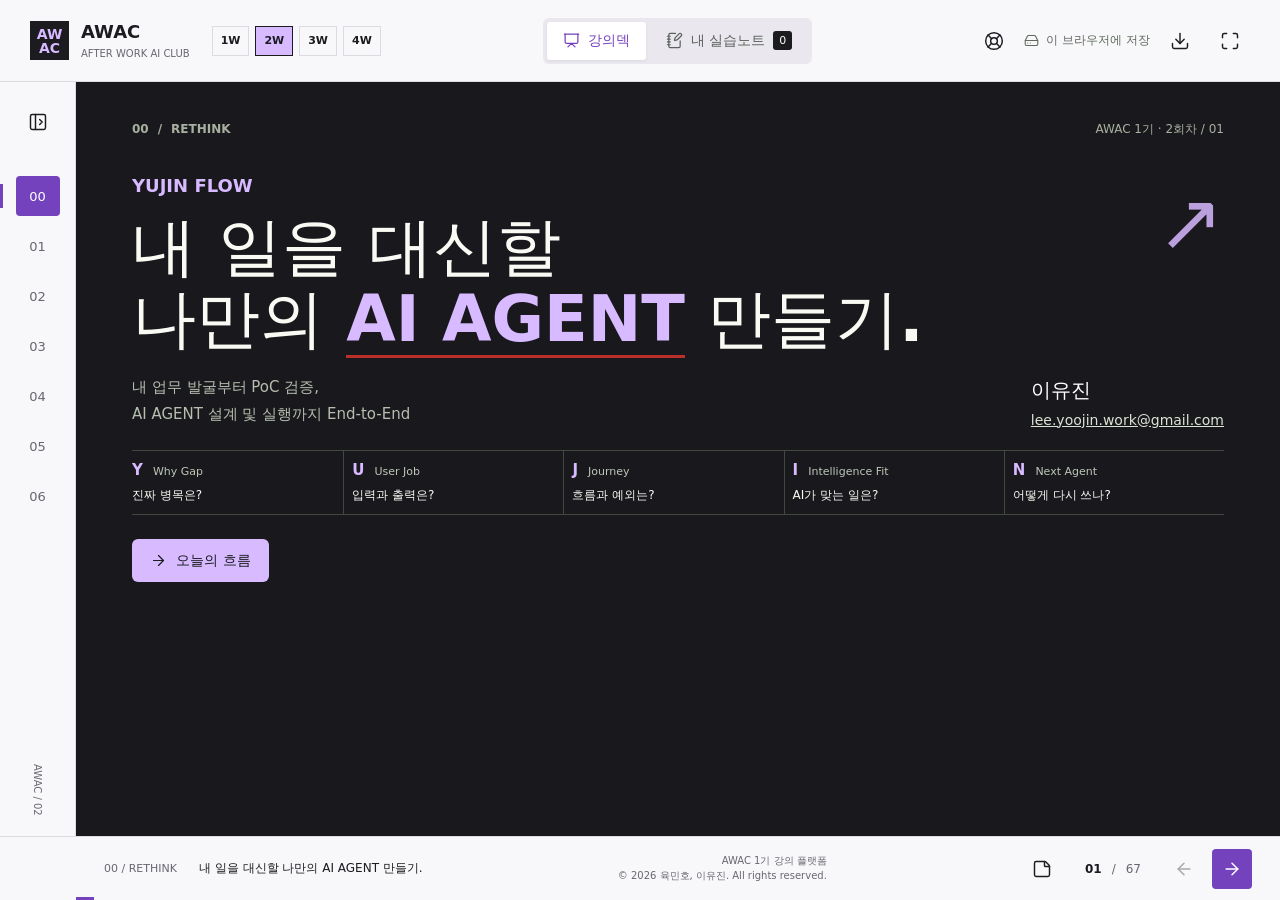
<file: index.html>
<!doctype html>
<html lang="ko">
<head>
  <meta charset="utf-8">
  <meta name="viewport" content="width=device-width, initial-scale=1">
  <meta http-equiv="refresh" content="0; url=./public/">
  <title>AWAC 2주차</title>
  <script>window.location.replace('./public/');</script>
</head>
<body>
  <a href="./public/">2주차 강의덱 열기</a>
</body>
</html>
</file>
<file: public/styles.css>
:root{--ink:#161916;--paper:#f7f8f5;--muted:#646b64;--line:#d9ddd5;--lime:#d5fa42;--coral:#ff795e;--blue:#315cf5;--dark:#141614;--green:#207a4d;--red:#b83029;--header:82px;--footer:64px;--rail:76px;--radius:6px;font-family:"Pretendard","Apple SD Gothic Neo","Noto Sans KR","Malgun Gothic",system-ui,sans-serif;color:var(--ink);background:var(--paper);font-synthesis:none}
.brand-area{display:flex;align-items:center;gap:22px;min-width:0}.week-links{display:flex;gap:6px;align-items:center}.week-links a{display:grid;place-items:center;min-width:34px;height:30px;padding:0 8px;border:1px solid var(--line);color:var(--ink);font-size:11px;font-weight:800;text-decoration:none}.week-links a:hover,.week-links a:focus-visible{background:var(--ink);border-color:var(--ink);color:var(--lime)}.week-links a[aria-current=page]{background:var(--lime);border-color:var(--ink);color:var(--ink)}.footer-copyright{font-size:10px;line-height:1.45;color:var(--muted);text-align:right;white-space:nowrap}@media(max-width:900px){.brand-area{gap:10px}.week-links{gap:3px}.week-links a{min-width:27px;height:27px;padding:0 5px;font-size:10px}.footer-copyright{display:none}}
*{box-sizing:border-box;letter-spacing:0}body{margin:0}button,input,textarea,select{font:inherit}button,a{-webkit-tap-highlight-color:transparent}button{cursor:pointer}button:disabled{cursor:default;opacity:.36}a{color:inherit}button{color:inherit}button:focus-visible,a:focus-visible,textarea:focus-visible,input:focus-visible,select:focus-visible,[tabindex]:focus-visible{outline:3px solid var(--blue);outline-offset:4px}button:focus:not(:focus-visible){outline:0}[hidden]{display:none!important}h1,h2,h3,p{margin:0}h1,h2,h3{word-break:keep-all;overflow-wrap:anywhere}p,li{word-break:keep-all;overflow-wrap:anywhere}svg.lucide{width:20px;height:20px;stroke-width:1.75;flex:none}button{border:0;background:none}small{font-size:13px}pre,code{font-family:"SFMono-Regular",Consolas,monospace}pre{white-space:pre-wrap;overflow-wrap:anywhere}textarea{resize:vertical}input,textarea,select{color:var(--ink);background:#fff}::selection{background:var(--lime);color:var(--ink)}
.skip-link{position:absolute;top:-60px;left:16px;z-index:100;background:var(--lime);padding:12px}.skip-link:focus{top:8px}
.app-header{height:var(--header);position:fixed;inset:0 0 auto;z-index:15;display:flex;align-items:center;justify-content:space-between;padding:0 30px;background:var(--paper);border-bottom:1px solid var(--line);gap:20px}.brand{display:flex;align-items:center;gap:12px;text-decoration:none;font-size:18px;font-weight:650;flex:none}.brand>span:last-child{line-height:1.15}.brand small{display:block;font-size:10px;margin-top:5px;font-weight:500;color:var(--muted)}.brand-mark{height:39px;width:39px;background:var(--ink);color:var(--lime);position:relative;font-size:27px;font-weight:800;padding:2px 8px}.brand-mark span{position:absolute;right:2px;top:0;font-size:18px;color:var(--lime)}.view-switch{display:flex;align-items:center;background:#e8ebe4;padding:4px;border-radius:6px;gap:4px}.view-switch button{height:38px;display:flex;align-items:center;justify-content:center;gap:8px;padding:0 16px;border-radius:3px;font-size:14px;white-space:nowrap;color:#5b625b}.view-switch button[aria-pressed=true]{background:#fff;color:var(--ink);box-shadow:0 1px 3px #16191612}.view-switch svg.lucide{width:17px;height:17px}.count{background:var(--ink);color:#fff;min-width:19px;height:19px;display:grid;place-items:center;font-size:11px;border-radius:3px}.header-actions{display:flex;align-items:center;gap:10px}.save-status{display:flex;align-items:center;gap:7px;font-size:12px;color:#61695e;white-space:nowrap}.save-status svg.lucide{width:15px;height:15px}.save-status.error{color:var(--red)}.icon-button{display:inline-flex;justify-content:center;align-items:center;width:40px;height:40px;flex:none;border-radius:4px}.icon-button:hover{background:#e9ece5}.icon-button[aria-pressed=true]{background:var(--lime)}.app-layout{padding-top:var(--header);padding-bottom:var(--footer)}.rail{position:fixed;left:0;top:var(--header);bottom:var(--footer);width:var(--rail);border-right:1px solid var(--line);display:flex;align-items:center;flex-direction:column;padding:20px 0;background:var(--paper);z-index:10}.rail nav{display:flex;flex-direction:column;gap:10px;margin-top:34px}.chapter-button{width:44px;height:40px;position:relative;color:var(--muted);border-radius:4px;font-size:13px;font-variant-numeric:tabular-nums}.chapter-button:hover{background:#e8ebe4}.chapter-button[aria-current=step]{background:var(--ink);color:var(--lime)}.chapter-button[aria-current=step]:before{content:"";position:absolute;left:-16px;width:3px;height:24px;top:8px;background:var(--ink)}.rail-label{margin-top:auto;writing-mode:vertical-rl;font-size:10px;color:var(--muted)}
main{margin-left:var(--rail);height:calc(100dvh - var(--header) - var(--footer));min-height:320px;overflow:hidden}#slide{height:100%;overflow:auto;overscroll-behavior:contain;outline:0}.slide-inner{padding:40px 56px 26px;max-width:1500px;margin:auto;min-height:100%;display:flex;flex-direction:column}.slide-inner>header{display:flex;align-items:center;justify-content:space-between;gap:18px;margin-bottom:24px}.eyebrow{display:block;font-size:12px;font-weight:600;color:var(--muted);line-height:1.6}.eyebrow .slash{color:#a6aea1;margin:0 9px}.slide-index{font-size:12px;color:var(--muted);font-variant-numeric:tabular-nums}.slide-title{font-size:44px;line-height:1.2;font-weight:750;white-space:pre-line;max-width:1050px}.slide-subtitle{font-size:19px;line-height:1.7;color:var(--muted);margin-top:16px;max-width:870px;white-space:pre-line}.slide-body{margin-top:28px;flex:1}.slide-credit{margin-top:26px;padding-top:12px;border-top:1px solid var(--line);display:flex;align-items:center;gap:12px;font-size:11px;color:var(--muted);flex-wrap:wrap}.slide-credit a{text-underline-offset:3px}.stage-meta{margin-left:auto;color:var(--muted)}
.deck-footer{position:fixed;bottom:0;left:0;right:0;height:var(--footer);border-top:1px solid var(--line);display:flex;align-items:center;justify-content:space-between;padding:0 28px 0 calc(var(--rail) + 28px);z-index:15;background:var(--paper);gap:20px}.footer-context{display:flex;gap:22px;align-items:center;min-width:0}.footer-context>span:first-child{font-size:11px;white-space:nowrap;color:var(--muted)}#slide-title{font-size:12px;white-space:nowrap;overflow:hidden;text-overflow:ellipsis;max-width:560px}.footer-right{display:flex;align-items:center;gap:8px}.slide-counter{font-size:12px;display:flex;gap:10px;margin:0 15px;font-variant-numeric:tabular-nums;color:var(--muted)}.slide-counter b{color:var(--ink)}.next-button{background:var(--ink);color:#fff}.next-button:hover{background:#353d32}.deck-progress{position:absolute;height:3px;bottom:0;left:var(--rail);right:0;background:transparent}#deck-progress-fill{height:100%;background:var(--ink);transition:width .25s ease}
.hero-slide,.closing-slide{background:var(--dark);color:#f8faf3}.hero-slide .slide-inner,.closing-slide .slide-inner{padding:38px 56px 30px;max-width:1600px}.hero-slide header .eyebrow,.hero-slide .slide-index,.closing-slide .eyebrow,.closing-slide .slide-index{color:#a8b1a0}.hero-topline{display:flex;justify-content:space-between;align-items:center;font-size:12px;color:#9ea795}.hero-copy{flex:1;display:flex;flex-direction:column;justify-content:center;position:relative;padding:20px 0 24px}.hero-name{font-size:22px;font-weight:600;color:var(--lime);margin-bottom:24px}.hero-copy h1{font-size:82px;font-weight:760;line-height:1.12;white-space:pre-line;max-width:900px;position:relative;z-index:1}.hero-copy h1 .accent{color:var(--lime)}.hero-bottom{display:flex;justify-content:space-between;align-items:end;gap:24px}.hero-bottom p{font-size:18px;line-height:1.8;color:#b6beaf;white-space:pre-line}.hero-impact{margin-top:14px;color:#f8faf3!important;font-size:20px!important;font-weight:750}.hero-hook{margin-top:12px;max-width:760px;color:#dfff83!important;font-size:15px!important;line-height:1.65!important}.hero-signature{font-size:14px;color:#dbe3d4}.hero-signature b{font-size:20px;display:block;margin-bottom:8px;color:#fff}.hero-strip{display:flex;border-top:1px solid #41483d;border-bottom:1px solid #41483d;margin-top:22px}.hero-strip span{flex:1;padding:15px 8px;border-right:1px solid #41483d;font-size:13px;color:#bec7b7}.hero-strip span:first-child{padding-left:0}.hero-strip span:last-child{border:0}.hero-strip b{color:var(--lime);font-size:18px;margin-right:10px}.hero-strip small{display:block;margin-top:8px;color:#f8faf3;font-size:12px;line-height:1.45}.hero-corner{position:absolute;right:0;top:20px;color:var(--lime);font-size:120px;line-height:1;opacity:.85;transform:rotate(0deg)}.hero-start{margin-top:24px;align-self:start}
.button{display:inline-flex;justify-content:center;align-items:center;gap:9px;min-height:42px;padding:11px 17px;font-size:14px;font-weight:600;border:1px solid transparent;border-radius:var(--radius);text-decoration:none;line-height:1.35;transition:background .16s}.button.primary{background:var(--ink);color:#fff}.button.primary:hover{background:#384031}.button.secondary{border-color:var(--line);background:#fff;color:var(--ink)}.button.secondary:hover{background:#eef1e9}.button.lime{background:var(--lime);color:var(--ink)}.button.lime:hover{background:#e0ff69}.button.danger{background:#b6312b;color:#fff}.button.small{font-size:12px;min-height:34px;padding:8px 12px}.button svg.lucide{width:17px;height:17px}.button-row{display:flex;gap:10px;align-items:center;flex-wrap:wrap}.text-button{display:inline-flex;align-items:center;gap:7px;color:var(--muted);font-size:13px;text-decoration:underline;text-underline-offset:4px}.status-label{display:inline-flex;gap:7px;align-items:center;font-size:12px;color:var(--green);font-weight:600}.status-label::before{content:"";width:6px;height:6px;border-radius:50%;background:currentColor}.tag{font-size:11px;padding:5px 7px;border:1px solid var(--line);border-radius:3px;line-height:1.2;display:inline-flex}.leadline{font-size:20px;line-height:1.7;max-width:1000px;color:var(--muted);margin-bottom:24px}
.deliverable-list{display:grid;grid-template-columns:repeat(4,1fr);gap:0;border-top:1px solid var(--ink);border-bottom:1px solid var(--line)}.deliverable{padding:24px 20px 28px;border-right:1px solid var(--line)}.deliverable:first-child{padding-left:0}.deliverable:last-child{border-right:0}.deliverable .num{font-size:12px;color:var(--muted);margin-bottom:20px}.deliverable h3{font-size:22px;margin-bottom:12px;line-height:1.3}.deliverable p{font-size:15px;line-height:1.8;color:var(--muted)}.deliverable svg{width:34px;height:34px;margin-bottom:20px}.deliverable-impact{margin:0 0 24px;padding:18px 0;border-top:4px solid var(--accent);border-bottom:1px solid var(--line);font-size:24px;font-weight:800;line-height:1.45}.deliverable-impact span{color:var(--accent)}.practice-cadence{display:grid;grid-template-columns:150px repeat(3,1fr);gap:16px;margin-top:22px}.contents-label{border-top:3px solid var(--ink);padding-top:12px}.contents-label span{display:block;font-family:monospace;color:var(--muted);font-size:12px;font-weight:800}.contents-label b{display:block;font-size:18px;margin:7px 0}.practice-cadence article{border-top:3px solid var(--accent);padding-top:12px}.practice-cadence span{font-family:monospace;color:var(--accent);font-size:12px;font-weight:800}.practice-cadence b{display:block;font-size:18px;margin:7px 0}.practice-cadence p{font-size:13px;color:var(--muted);line-height:1.55}.practice-cadence small{display:block;margin-top:8px;font-weight:800;color:var(--green)}.schedule{display:grid;grid-template-columns:repeat(7,1fr);gap:14px;margin-top:28px}.schedule div{border-top:3px solid var(--line);padding-top:13px}.schedule div:nth-child(4),.schedule div:nth-child(5){border-color:var(--green)}.schedule span{display:block;color:var(--muted);font-size:12px;margin-top:5px}.schedule b{font-size:15px}.schedule small{display:block;font-size:12px;margin-bottom:8px;color:var(--muted)}
.deliverable-summary{display:grid;grid-template-columns:150px repeat(4,1fr);gap:16px;margin-top:42px;padding-top:6px}.deliverable-mini{border-top:1px solid var(--line);padding-top:13px;min-width:0}.deliverable-mini svg{width:24px;height:24px;margin-bottom:16px;color:var(--ink)}.deliverable-mini span{display:block;font-family:monospace;font-size:12px;font-weight:800;color:var(--accent)}.deliverable-mini b{display:block;font-size:19px;margin:7px 0 8px}.deliverable-mini p{font-size:13px;line-height:1.55;color:var(--muted)}
.compare-grid{display:grid;grid-template-columns:1fr 1fr;gap:48px;margin-top:6px}.compare-column{padding:28px 0;border-top:2px solid var(--ink)}.compare-column:first-child{color:var(--muted);border-color:#bfc6b9}.compare-column:last-child{border-color:var(--green)}.compare-label{font-size:12px;color:var(--muted);margin-bottom:30px}.compare-column h3{font-size:30px;line-height:1.35;margin-bottom:28px}.compare-column ul{padding:0;list-style:none}.compare-column li{font-size:18px;line-height:1.65;margin-top:12px;padding-left:24px;position:relative}.compare-column li:before{content:"";position:absolute;left:0;top:12px;width:6px;height:6px;background:currentColor}.compare-column:last-child .compare-label{color:var(--green)}.comparison-end{font-size:15px;color:var(--muted);padding-top:24px;border-top:1px solid var(--line);margin-top:24px}
.reveal-slide{background:#e1fb75}.reveal-slide .slide-inner{max-width:1500px}.reveal-question{margin:28px 0 32px;font-size:24px;line-height:1.65}.reveal-answer{padding:24px 0 0;border-top:1px solid #9db145}.reveal-answer h3{font-size:32px;white-space:pre-line;line-height:1.5}.reveal-answer p{margin-top:20px;font-size:18px;line-height:1.7;max-width:950px}.reveal-answer[hidden]+.button{margin-top:24px}
.editorial-list{border-top:1px solid var(--ink)}.editorial-row{display:grid;grid-template-columns:180px 1fr;gap:26px;padding:20px 0;border-bottom:1px solid var(--line);align-items:baseline}.editorial-row h3{font-size:22px;font-weight:650}.editorial-row p{font-size:19px;color:var(--muted);line-height:1.7}.caption{font-size:13px;line-height:1.7;color:var(--muted);margin-top:24px}.framework-grid{display:flex;margin-top:20px;border-top:1px solid var(--ink);border-bottom:1px solid var(--line)}.framework-step{flex:1;padding:25px 18px 32px;border-right:1px solid var(--line);transition:background .25s;min-width:0}.framework-step:first-child{padding-left:0}.framework-step:last-child{border:0}.framework-letter{font-size:72px;line-height:1;color:var(--ink);font-weight:740}.framework-step.active .framework-letter{color:var(--blue)}.framework-step b{font-size:17px;display:block;margin-top:25px}.framework-step p{font-size:15px;line-height:1.8;color:var(--muted);margin-top:12px}.framework-step .file-tag{font-family:monospace;font-size:11px;display:block;margin-top:24px}.framework-controls{display:flex;gap:20px;margin-top:26px;align-items:center}.framework-desc{font-size:16px;line-height:1.6}.formula-tokens{display:flex;flex-wrap:wrap;gap:12px;margin:12px 0 32px}.formula-tokens span{padding:15px 18px;background:#e9eee1;font-size:20px;font-weight:600;border-bottom:3px solid #cfdbbf}.formula-example{font-size:28px;line-height:1.6;white-space:pre-line;padding-top:24px;border-top:1px solid var(--line)}
.traffic-grid{display:grid;grid-template-columns:repeat(3,1fr);gap:24px;margin-top:12px}.traffic-item{border-top:4px solid var(--green);padding-top:22px}.traffic-item:nth-child(2){border-color:#b98b00}.traffic-item:nth-child(3){border-color:var(--red)}.traffic-item .light{font-size:12px;font-weight:600;color:var(--green)}.traffic-item:nth-child(2) .light{color:#856200}.traffic-item:nth-child(3) .light{color:var(--red)}.traffic-item h3{font-size:25px;line-height:1.4;margin:24px 0 16px}.traffic-item p{font-size:17px;line-height:1.8;color:var(--muted)}.traffic-item .decision{margin-top:26px;font-size:15px;font-weight:600}
.pipeline{display:grid;grid-template-columns:repeat(6,1fr);margin-top:45px;gap:18px}.pipeline-node{position:relative;padding-top:24px;border-top:2px solid var(--ink)}.pipeline-node:not(:last-child):after{content:"→";position:absolute;right:-14px;top:-16px;background:var(--paper);font-size:20px}.pipeline-node .num{font-size:12px;color:var(--muted)}.pipeline-node h3{font-size:22px;margin:26px 0 16px}.pipeline-node p{font-size:14px;color:var(--muted);line-height:1.7}.pipeline-note{margin-top:46px;font-size:20px;line-height:1.6}.concept-table{border-collapse:collapse;width:100%;font-size:17px}.concept-table th{text-align:left;padding:14px 15px;border-bottom:1px solid var(--ink);font-size:12px;font-weight:600;color:var(--muted)}.concept-table td{padding:22px 15px;border-bottom:1px solid var(--line);line-height:1.6}.concept-table td:first-child{font-weight:650;width:160px}.concept-table tr.highlight td{background:#edf5d7}.concept-table th:first-child,.concept-table td:first-child{padding-left:0}.anatomy-grid{display:grid;grid-template-columns:1.05fr 1fr;gap:32px}.anatomy-roles{border-top:1px solid var(--ink)}.role-row{display:flex;gap:24px;align-items:start;padding:20px 0;border-bottom:1px solid var(--line)}.role-row b{width:65px;flex:none;font-size:22px}.role-row p{font-size:17px;line-height:1.6}.role-row small{display:block;color:var(--muted);font-size:13px;margin-top:5px}.role-visual{display:grid;align-content:center;gap:15px;padding:18px 26px;background:#edf0e8}.role-visual .role-head{font-size:25px;font-weight:650;padding:20px 0;border-bottom:1px solid var(--line)}.role-visual .role-sub{display:flex;gap:16px;align-items:center;font-size:17px}.role-visual .role-skill{margin:6px 0 0 38px;padding:10px;border-left:3px solid var(--blue);font-size:13px;color:var(--muted)}.role-loop{margin-top:12px;border-top:1px dashed var(--muted);padding-top:15px;font-size:15px;display:flex;gap:10px;align-items:center}
.lab-heading{display:flex;justify-content:space-between;align-items:center;gap:24px;margin-bottom:18px}.lab-heading p{font-size:15px;line-height:1.7;color:var(--muted)}.lab-time{font-size:12px;color:var(--muted);display:flex;align-items:center;gap:6px;white-space:nowrap}.lab-form{display:grid;grid-template-columns:1fr 1fr;gap:20px 26px}.field{display:flex;flex-direction:column;gap:9px;min-width:0}.field label{font-size:15px;font-weight:600;line-height:1.6;display:flex;gap:9px;align-items:start}.field-num{font-family:monospace;font-size:11px;color:#88907f;min-width:18px;padding-top:3px}.field textarea,.field input{width:100%;min-height:84px;padding:13px 15px;border:1px solid #cbd1c3;border-radius:5px;font-size:15px;line-height:1.7;transition:border-color .15s;box-shadow:none;outline-offset:2px;scroll-margin-top:20px}.field input{min-height:46px}.field textarea:focus,.field input:focus{border-color:var(--green);outline-color:var(--green)}.field textarea::placeholder,.field input::placeholder{color:#858c80;font-size:14px}.lab-form .field:last-child:nth-child(odd){grid-column:1/-1}.lab-actions{display:flex;justify-content:space-between;align-items:center;gap:14px;margin-top:24px;padding-top:18px;border-top:1px solid var(--line);flex-wrap:wrap}.lab-actions-left{display:flex;align-items:center;gap:18px}.lab-progress{font-size:12px;color:var(--muted);white-space:nowrap}.inline-feedback{font-size:13px;color:var(--red);line-height:1.6;margin-top:14px}.lab-kicker{color:var(--green)!important}.lab-slide .slide-title{font-size:36px}.lab-slide .slide-body{margin-top:22px}.lab-slide .slide-inner{padding-top:28px}
.flow-layout{display:grid;grid-template-columns:minmax(0,1fr) 245px;gap:26px}.flow-area{min-width:0}.flow-toolbar{display:flex;align-items:center;justify-content:space-between;gap:12px;flex-wrap:wrap;padding-bottom:8px}.flow-controls{display:flex;gap:6px;align-items:center}.flow-label{font-size:11px;color:var(--muted);display:flex;align-items:center;gap:6px}.flow-label i{width:5px;height:5px;display:block;background:var(--coral);border-radius:50%}.workflow-svg{width:100%;height:auto;display:block;max-height:430px}.workflow-svg text{font-family:inherit;fill:var(--ink);font-size:16px}.workflow-svg .small{font-size:11px;fill:var(--muted)}.workflow-svg .edge{stroke:#a5ae9e;stroke-width:1.5;fill:none;marker-end:url(#flow-arrow)}.workflow-svg .loop-edge{stroke:#b27743;stroke-dasharray:5 4;marker-end:url(#flow-arrow)}.workflow-svg .flow-node rect,.workflow-svg .flow-node polygon{fill:var(--paper);stroke:#b2bcaa;stroke-width:1.4;transition:fill .25s,stroke .25s}.workflow-svg .flow-node[data-kind=person] rect{stroke:var(--blue)}.workflow-svg .flow-node[data-kind=end] rect{fill:#e8ece2}.workflow-svg .flow-node.active rect,.workflow-svg .flow-node.active polygon{fill:var(--lime);stroke:var(--ink);stroke-width:2}.workflow-svg .flow-node.done rect,.workflow-svg .flow-node.done polygon{fill:#e4eddb;stroke:#718860}.workflow-svg .flow-node.fail polygon,.workflow-svg .flow-node.fail rect{fill:#ffe4d9;stroke:#c74c30}.workflow-svg .flow-node text{pointer-events:none}.flow-log{min-height:47px;border-top:1px solid var(--line);padding-top:13px;font-size:13px;line-height:1.7;display:flex;gap:10px}.flow-log b{font-size:11px;white-space:nowrap;color:var(--green)}.flow-info{padding-left:22px;border-left:1px solid var(--line)}.flow-info-block{padding:12px 0 18px;border-bottom:1px solid var(--line)}.flow-info-block:first-child{padding-top:4px}.flow-info-block:last-child{border:0}.flow-info-block span{font-size:11px;color:var(--muted);display:block;margin-bottom:9px}.flow-info-block p{font-size:14px;line-height:1.75}.flow-info-block b{font-size:15px;line-height:1.65}.gate-actions{display:flex;gap:8px;margin-top:12px}.flow-mobile{display:none}.case-switch{display:flex;gap:8px;flex-wrap:wrap;margin-top:18px}.case-switch button{padding:8px 13px;font-size:13px;border-bottom:2px solid transparent}.case-switch button[aria-selected=true]{border-color:var(--ink);font-weight:650}
.case-brief-grid{display:grid;grid-template-columns:1.1fr 1fr;gap:40px}.case-headline{font-size:32px;line-height:1.45;border-left:5px solid var(--coral);padding-left:24px}.case-details dl{margin:0}.case-details div{display:grid;grid-template-columns:80px 1fr;gap:20px;margin-bottom:18px;font-size:17px;line-height:1.7}.case-details dt{color:var(--muted);font-size:13px}.case-details dd{margin:0}.case-checks{margin-top:30px;display:flex;gap:25px;flex-wrap:wrap}.case-checks span{font-size:14px;display:flex;gap:7px;align-items:center}.case-checks svg{color:var(--green)}
.asset-list{border-top:1px solid var(--ink)}.asset-row{display:grid;grid-template-columns:42px 235px 1fr auto;gap:15px;padding:17px 0;border-bottom:1px solid var(--line);align-items:center}.asset-row>svg{color:var(--muted)}.asset-row code{font-size:14px;font-weight:600}.asset-row p{font-size:14px;line-height:1.65;color:var(--muted)}.asset-actions{display:flex;gap:7px}.asset-bottom{display:flex;justify-content:space-between;gap:22px;margin-top:22px;align-items:center}.asset-bottom p{font-size:13px;line-height:1.6;color:var(--muted)}
.guide-layout{display:grid;grid-template-columns:340px minmax(0,1fr);gap:38px}.guide-steps{display:flex;flex-direction:column;gap:6px}.guide-step{padding:15px 14px 15px 0;display:grid;grid-template-columns:26px 1fr;text-align:left;gap:12px;border-bottom:1px solid var(--line);align-items:start}.guide-step .step-num{font-size:12px;color:var(--muted);padding-top:3px}.guide-step strong{display:block;font-size:17px;font-weight:600;line-height:1.55}.guide-step span.step-description{display:block;font-size:13px;color:var(--muted);line-height:1.8;margin-top:8px}.guide-step[aria-selected=true]{padding-left:12px;border-left:3px solid var(--green);background:#edf3e5}.guide-step[aria-selected=true] .step-num{color:var(--green)}.guide-step .step-outcome{font-size:12px;color:var(--green);margin-top:8px;display:block}.guide-step:not([aria-selected=true]) .step-description,.guide-step:not([aria-selected=true]) .step-outcome{display:none}.guide-preview{min-width:0}.mock-caption{font-size:10px;color:var(--muted);text-align:right;margin-bottom:10px}.mock-window{border:1px solid #cdd2c5;border-radius:8px;overflow:hidden;background:#fbfbf8;min-height:316px}.mock-topbar{height:39px;border-bottom:1px solid #e1e3da;display:flex;align-items:center;padding:0 16px;gap:6px;font-size:11px;color:#7b8074}.mock-topbar .dot{width:6px;height:6px;border-radius:50%;background:#cad0c2}.mock-topbar span:last-child{margin-left:10px}.mock-body{display:flex;min-height:276px}.mock-sidebar{width:120px;flex:none;border-right:1px solid #e4e6dc;padding:18px 12px;font-size:11px;color:#78816f}.mock-sidebar b{font-family:Georgia,serif;font-size:22px;display:block;margin-bottom:26px;color:#282b23;font-weight:500}.mock-sidebar span{display:block;margin-bottom:14px;padding:5px 4px}.mock-sidebar .selected{background:#e8ecdF;color:#222d1b}.mock-main{padding:26px;flex:1;min-width:0}.mock-main h3{font-size:22px;margin-bottom:21px;font-family:Georgia,"Apple SD Gothic Neo",serif;font-weight:500}.mock-main .mock-label{font-size:11px;color:#6a715f;display:block;margin-bottom:6px}.mock-field{border:1px solid #cfd5c4;background:white;padding:10px 12px;border-radius:5px;margin:10px 0 15px;font-size:12px;line-height:1.7;min-height:34px}.mock-action{display:inline-flex;align-items:center;gap:6px;padding:9px 13px;background:#373f2d;color:#fff;border-radius:5px;font-size:11px;min-height:32px}.mock-highlight{outline:2px solid #448b39;outline-offset:4px;position:relative}.mock-highlight:after{content:"CLICK";position:absolute;right:-10px;bottom:-17px;background:var(--lime);color:var(--ink);padding:2px 5px;font-family:monospace;font-size:9px}.mock-file{font-family:monospace;font-size:11px;display:flex;gap:7px;align-items:center;border-bottom:1px solid #e5e8dd;padding:10px 0;overflow-wrap:anywhere}.mock-toggle{height:20px;width:34px;border-radius:20px;background:#548646;display:inline-block;position:relative;vertical-align:middle;margin-left:12px}.mock-toggle:after{content:"";height:14px;width:14px;position:absolute;right:3px;top:3px;background:#fff;border-radius:50%}.mock-check{font-size:12px;color:#586d4a;line-height:1.7}.guide-external{margin-top:16px;display:flex;align-items:center;justify-content:space-between;gap:12px}.guide-external span{font-size:12px;color:var(--muted)}.guide-external a{font-size:13px;display:flex;align-items:center;gap:7px}.guide-prompt{margin-top:22px;padding-top:18px;border-top:1px solid var(--line);display:flex;justify-content:space-between;align-items:start;gap:22px}.guide-prompt p{font-size:14px;line-height:1.8;color:var(--muted)}
.export-layout{display:grid;grid-template-columns:1.2fr 1fr;gap:30px}.code-preview{background:#1e231c;border-radius:6px;color:#e1e9d9;min-height:240px;padding:23px;font-size:13px;line-height:1.85;max-height:350px;overflow:auto;margin:0;border:1px solid #373f32}.code-preview.tall{max-height:440px}.code-preview .code-accent{color:var(--lime)}.export-sidebar{padding-top:6px}.export-sidebar h3{font-size:25px;line-height:1.45;margin-bottom:18px}.export-sidebar p{font-size:16px;color:var(--muted);line-height:1.8;margin-bottom:18px}.export-sidebar .button-row{margin-top:22px}.export-sidebar .caption{font-size:13px}.filetree{font-family:"SFMono-Regular",Consolas,monospace;font-size:14px;line-height:2.1;background:#eaf0e2;padding:26px;white-space:pre;overflow:auto}.skill-parts{display:flex;flex-direction:column;gap:21px}.skill-part{padding-bottom:16px;border-bottom:1px solid var(--line)}.skill-part b{display:block;font-size:18px;margin-bottom:9px}.skill-part p{font-size:15px;color:var(--muted);line-height:1.7}.skill-structure-grid{display:grid;grid-template-columns:1fr 1.1fr;gap:40px}.json-result{display:grid;grid-template-columns:1fr 1fr;gap:36px}.result-table{border-collapse:collapse;width:100%;font-size:14px}.result-table th,.result-table td{border-bottom:1px solid var(--line);padding:11px 12px;text-align:left;line-height:1.6}.result-table th{font-size:12px;color:var(--muted);font-weight:500}.result-table th:first-child,.result-table td:first-child{padding-left:0}.result-table tr:last-child td{font-weight:700}.result-actions h3{font-size:22px;margin:14px 0}.result-actions ol{margin:18px 0;padding-left:22px}.result-actions li{font-size:16px;line-height:1.8;padding-left:5px;margin-bottom:15px}.result-actions li span{display:block;font-size:12px;color:var(--muted)}.demo-label{font-size:12px;display:block;margin-bottom:15px;color:#90612d}.result-pass{display:flex;gap:12px;flex-wrap:wrap;margin-top:22px;font-size:12px;color:var(--green)}.code-split{display:grid;grid-template-columns:1fr 1fr;gap:30px}.code-split h3{font-size:19px;line-height:1.6;margin-bottom:13px}.code-split p{font-size:14px;color:var(--muted);line-height:1.8;margin-top:16px}.ordered-steps{padding-left:21px;margin:0}.ordered-steps li{padding-left:9px;font-size:18px;line-height:1.85;margin-bottom:18px}.ordered-steps code{font-size:14px;background:#e7ece0;padding:3px 5px;overflow-wrap:anywhere}.code-note{border-left:3px solid var(--coral);padding-left:16px;font-size:14px;line-height:1.8;color:var(--muted);margin:20px 0}.run-trace{background:#1e231c;color:#d6e0cc;padding:24px;border-radius:6px;font:13px/1.9 "SFMono-Regular",monospace}.run-trace .trace-step{display:block;margin-bottom:13px}.run-trace .trace-step b{color:var(--lime)}.run-trace .trace-step small{display:block;color:#a5b29a;font-size:11px}
.metric-equation{padding:25px 0;font-size:27px;line-height:1.65;border-bottom:1px solid var(--line)}.metric-equation strong{display:block;font-size:44px;line-height:1.4;margin-top:22px}.metric-values{display:grid;grid-template-columns:repeat(3,1fr);gap:24px;margin-top:24px}.metric-values div{border-top:1px solid var(--ink);padding-top:16px}.metric-values span{font-size:13px;color:var(--muted)}.metric-values b{display:block;font-size:36px;margin-top:12px}.metric-values b.negative{color:var(--red)}.metric-inline{padding:14px 0;font-size:15px;color:var(--green);margin-top:16px;border-top:1px solid var(--line)}.takeaway-grid{display:grid;grid-template-columns:repeat(3,1fr);gap:30px}.takeaway-item{border-top:1px solid var(--ink);padding-top:25px}.takeaway-item h3{font-size:23px;line-height:1.45;margin:20px 0 12px}.takeaway-item p{font-size:15px;color:var(--muted);line-height:1.8;min-height:78px}.takeaway-item .button{margin-top:16px}.takeaway-item>svg{height:29px;width:29px}.privacy-note{padding:18px 0;border-top:1px solid var(--line);margin-top:32px;font-size:13px;line-height:1.9;color:var(--muted);display:flex;align-items:start;gap:10px}.privacy-note>svg{flex:none;width:16px;height:16px;margin-top:4px}.faq{border-top:1px solid var(--ink)}.faq details{border-bottom:1px solid var(--line);padding:0}.faq summary{padding:20px 0;cursor:pointer;font-size:18px;font-weight:600}.faq p{font-size:15px;line-height:1.9;color:var(--muted);padding:0 20px 20px}.source-list{display:grid;grid-template-columns:1fr 1fr;gap:16px 32px}.source-item{padding:14px 0;border-top:1px solid var(--line);font-size:15px;line-height:1.7}.source-item a{display:flex;align-items:center;gap:8px;font-weight:600}.source-item a svg{width:15px;height:15px}.source-item p{font-size:12px;color:var(--muted);margin-top:7px}.source-note{font-size:14px;color:var(--muted);line-height:1.85;margin-top:27px}.closing-content{flex:1;display:flex;flex-direction:column;justify-content:center;padding:15px 0}.closing-content h1{font-size:64px;line-height:1.2;white-space:pre-line}.closing-content p{font-size:21px;line-height:1.75;color:#b8c2af;white-space:pre-line;margin-top:28px}.closing-content .button-row{margin-top:30px}.closing-end{font-size:13px;color:#aab6a0;padding-top:22px;border-top:1px solid #41483d;display:flex;justify-content:space-between}.closing-end b{color:var(--lime)}
#notebook{height:100%;overflow-y:auto;padding:36px 48px 60px;scroll-behavior:smooth}.notebook-header{max-width:1200px;margin:0 auto 30px;display:flex;gap:25px;justify-content:space-between;align-items:end}.notebook-header h1{font-size:36px;margin-top:8px}.notebook-header p{font-size:14px;line-height:1.8;color:var(--muted);margin-top:10px}.notebook-toolbar{display:flex;gap:10px;flex-wrap:wrap;align-items:center}.notebook-list{max-width:1200px;margin:auto}.notebook-lab{border-top:1px solid var(--line);padding:0}.notebook-lab summary{padding:22px 4px;cursor:pointer;list-style:none;display:flex;align-items:center;gap:18px}.notebook-lab summary::-webkit-details-marker{display:none}.notebook-lab summary .lab-letter{width:48px;font-size:12px;color:var(--green);flex:none}.notebook-lab summary h2{font-size:19px;flex:1}.notebook-lab summary .summary-count{font-size:12px;color:var(--muted);white-space:nowrap}.notebook-lab[open] summary{padding-bottom:24px}.notebook-lab[open] summary>svg{transform:rotate(180deg)}.notebook-lab .lab-content{padding:0 4px 32px}.notebook-bottom{max-width:1200px;margin:26px auto 0;display:flex;gap:25px;justify-content:space-between;align-items:center}.notebook-bottom p{font-size:12px;color:var(--muted);line-height:1.8}
dialog{border:1px solid var(--line);border-radius:8px;background:var(--paper);color:var(--ink);padding:30px;width:min(850px,calc(100% - 32px));max-height:calc(100dvh - 50px);overflow:auto;box-shadow:0 20px 120px #0004}dialog::backdrop{background:#0c140eaa;backdrop-filter:blur(5px)}.dialog-heading{display:flex;justify-content:space-between;gap:20px;align-items:start;margin-bottom:20px}.dialog-heading h2{font-size:25px;line-height:1.4;margin-top:5px}.dialog-description{font-size:14px;color:var(--muted);line-height:1.8;margin-bottom:18px}#export-preview{width:100%;height:340px;min-height:120px;max-height:50vh;background:#fff;padding:20px;border:1px solid var(--line);border-radius:5px;font-size:13px;line-height:1.8}.dialog-actions{display:flex;justify-content:flex-end;gap:12px;margin-top:20px;flex-wrap:wrap}#confirm-dialog{max-width:460px}#confirm-message{font-size:16px;line-height:1.8}.index-dialog{width:min(1000px,calc(100% - 32px))}#index-list{display:grid;grid-template-columns:1fr 1fr;gap:20px 35px}.index-chapter{border-top:1px solid var(--line);padding-top:16px}.index-chapter h3{font-size:13px;margin-bottom:12px;color:var(--green)}.index-item{display:flex;text-align:left;gap:10px;padding:9px 6px;line-height:1.5;font-size:13px;width:100%;border-radius:4px}.index-item:hover,.index-item.current{background:#e7eedc}.index-item span:first-child{font-size:11px;font-family:monospace;color:var(--muted);padding-top:2px}.index-item .lab-marker{margin-left:auto;font-size:10px;color:var(--green);white-space:nowrap}.index-search{width:100%;padding:10px;border:1px solid var(--line);border-radius:4px;margin-bottom:20px}#toast{position:fixed;bottom:calc(var(--footer) + 18px);left:50%;transform:translate(-50%,10px);max-width:calc(100% - 32px);background:var(--ink);color:#fff;padding:13px 20px;border-radius:6px;font-size:13px;line-height:1.6;opacity:0;pointer-events:none;z-index:90;transition:opacity .2s,transform .2s;box-shadow:0 5px 20px #0002}#toast.visible{opacity:1;transform:translate(-50%,0)}#speaker-notes{position:fixed;bottom:calc(var(--footer) + 16px);right:24px;max-width:460px;max-height:220px;overflow:auto;padding:20px;background:#e6edce;color:#283420;border:1px solid #becba2;z-index:20;font-size:14px;line-height:1.9;border-radius:6px}#speaker-notes b{display:block;font-size:11px;color:#63744a;margin-bottom:8px}
.slide-enter .slide-title,.slide-enter .hero-copy h1,.slide-enter .closing-content h1{animation:title-in .45s both}.slide-enter .hero-impact,.slide-enter .hero-hook,.slide-enter .slide-body,.slide-enter .hero-bottom{animation:body-in .4s .09s both}.slide-enter .framework-step{animation:body-in .4s both;animation-delay:calc(var(--i) * 70ms)}.reveal-answer:not([hidden]){animation:body-in .4s both}.mock-highlight{animation:focus-in .3s both}.trace-step{animation:body-in .3s both;animation-delay:calc(var(--i) * 100ms)}
@keyframes title-in{from{opacity:0;transform:translateY(13px)}to{opacity:1;transform:translateY(0)}}@keyframes body-in{from{opacity:0;transform:translateY(8px)}to{opacity:1;transform:translateY(0)}}@keyframes focus-in{from{outline-offset:8px}to{outline-offset:4px}}
@media(min-width:1600px){.slide-inner{padding:48px 72px 30px}.slide-title{font-size:50px}.slide-body{margin-top:36px}.hero-copy h1{font-size:100px}.hero-copy{padding:35px 0 45px}.lab-slide .slide-title{font-size:42px}.lab-form{gap:23px 32px}.field textarea{min-height:98px}.workflow-svg{max-height:500px}.flow-layout{grid-template-columns:minmax(0,1fr) 285px}.guide-layout{grid-template-columns:390px minmax(0,1fr)}.mock-window{min-height:360px}.mock-body{min-height:320px}.mock-main{padding:32px}.mock-sidebar{width:145px}.hero-name{font-size:25px}}
@media(max-width:1200px){:root{--rail:60px;--header:72px}.app-header{padding:0 18px;gap:10px}.save-status span{display:none}.slide-inner{padding:28px 34px 24px}.slide-title{font-size:38px}.hero-slide .slide-inner,.closing-slide .slide-inner{padding:30px 36px}.hero-copy h1{font-size:68px}.hero-corner{font-size:85px}.hero-strip span{font-size:11px}.hero-strip b{font-size:16px}.hero-bottom p{font-size:16px}.guide-layout{grid-template-columns:280px minmax(0,1fr);gap:24px}.mock-main{padding:20px}.mock-sidebar{width:105px;padding:18px 9px}.guide-step strong{font-size:15px}.guide-step span.step-description{font-size:12px}.flow-layout{grid-template-columns:minmax(0,1fr) 210px;gap:18px}.flow-info{padding-left:16px}.flow-info-block p{font-size:12px}.flow-info-block b{font-size:13px}.compare-column h3{font-size:25px}.compare-column li{font-size:16px}.deliverable{padding-right:14px;padding-left:14px}.deliverable h3{font-size:19px}.deliverable p{font-size:13px}.asset-row{grid-template-columns:30px 208px 1fr auto;gap:10px}.framework-step{padding-right:12px;padding-left:12px}.framework-step b{font-size:14px}.framework-step p{font-size:13px}.editorial-row{padding:16px 0;grid-template-columns:140px 1fr}.editorial-row p{font-size:17px}.concept-table td{font-size:15px;padding:17px 10px}.pipeline{gap:12px}.pipeline-node h3{font-size:18px}.pipeline-node p{font-size:12px}.takeaway-grid{gap:20px}.takeaway-item h3{font-size:20px}.takeaway-item p{font-size:13px}.footer-context>span:first-child{font-size:10px}#slide-title{max-width:330px}.closing-content h1{font-size:53px}.field label{font-size:14px}.lab-form{gap:15px 22px}}
@media(max-width:900px){.brand{font-size:16px;gap:8px}.brand small{display:none}.view-switch button{padding:0 11px;font-size:13px}.header-actions{gap:2px}.slide-inner{padding:26px 28px 20px}.slide-title{font-size:34px}.slide-subtitle{font-size:16px}.hero-copy h1{font-size:58px}.hero-corner{font-size:66px}.hero-name{font-size:18px}.hero-strip{flex-wrap:wrap}.hero-strip span{flex-basis:33%;padding:12px 8px}.hero-strip span:nth-child(3){border-right:0}.hero-strip span:nth-child(4),.hero-strip span:nth-child(5){flex-basis:45%;border-top:1px solid #41483d}.hero-strip span:nth-child(4){padding-left:0}.flow-layout{grid-template-columns:1fr}.flow-info{border-left:0;padding-left:0;display:grid;grid-template-columns:1fr 1fr;gap:0 20px}.flow-info-block{padding:11px 0}.flow-info-block p{font-size:13px}.flow-info-block:last-child{border-bottom:1px solid var(--line)}.workflow-svg{max-height:390px}.guide-layout{grid-template-columns:1fr}.guide-steps{display:grid;grid-template-columns:1fr 1fr;gap:10px}.guide-step{padding:10px 8px;grid-template-columns:20px 1fr}.guide-step:not([aria-selected=true]) .step-description{display:none}.mock-window{min-height:280px}.mock-body{min-height:240px}.mock-sidebar{width:130px}.guide-preview{margin-top:5px}.export-layout,.skill-structure-grid,.case-brief-grid{grid-template-columns:1fr;gap:24px}.skill-parts{display:grid;grid-template-columns:1fr 1fr;gap:16px}.asset-row{grid-template-columns:28px 1fr auto}.asset-row p{grid-column:2;grid-row:auto}.asset-actions{grid-column:3;grid-row:1/3}.asset-row code{font-size:13px}.asset-row{position:relative}.asset-row>svg{grid-row:1/3}.asset-bottom{align-items:start}.compare-grid{gap:26px}.framework-grid{flex-wrap:wrap}.framework-step{flex:1 1 30%;padding:18px!important}.framework-step:nth-child(4),.framework-step:nth-child(5){flex-basis:40%;border-top:1px solid var(--line)}.framework-step .framework-letter{font-size:52px}.framework-step b{margin-top:15px}.framework-step .file-tag{margin-top:16px}.pipeline{grid-template-columns:repeat(3,1fr);row-gap:35px}.anatomy-grid{grid-template-columns:1fr}.role-visual{display:none}.schedule{grid-template-columns:repeat(4,1fr);margin-top:27px}.practice-cadence{grid-template-columns:1fr 1fr}.contents-label{grid-column:1/-1}.deliverable-list{grid-template-columns:1fr 1fr}.deliverable:nth-child(2){border-right:0}.deliverable:nth-child(3),.deliverable:nth-child(4){border-top:1px solid var(--line)}.deliverable:nth-child(3){padding-left:0}.takeaway-grid{grid-template-columns:1fr}.takeaway-item{display:grid;grid-template-columns:35px 1fr;gap:6px 15px;padding:20px 0}.takeaway-item h3{margin:0}.takeaway-item p{min-height:0;grid-column:2}.takeaway-item .button-row{grid-column:2}.takeaway-item .button{margin-top:5px}.code-split,.json-result{grid-template-columns:1fr;gap:22px}.hero-signature{display:none}.footer-context #slide-title{display:none}.deck-footer{padding-left:calc(var(--rail) + 20px);padding-right:15px}.lab-slide .slide-title{font-size:30px}#notebook{padding:28px 28px 50px}.notebook-header{align-items:start;flex-direction:column}.notebook-header h1{font-size:30px}.notebook-lab summary h2{font-size:17px}.traffic-grid{gap:16px}.traffic-item h3{font-size:21px}.traffic-item p{font-size:15px}.source-list{gap:12px 22px}}
@media(max-width:600px){:root{--header:64px;--footer:58px;--rail:0px}.app-header{padding:0 12px;gap:8px}.brand{font-size:12px;gap:7px}.brand-mark{height:28px;width:28px;font-size:21px;padding:0 5px}.brand-mark span{font-size:13px;right:1px}.brand>span:last-child{font-size:12px}.view-switch{padding:3px;gap:0;margin-left:auto}.view-switch button{height:34px;padding:0 8px;gap:6px;font-size:12px}.view-switch svg{display:none}.count{min-width:16px;height:16px;font-size:10px}.save-status{display:none}.header-actions .icon-button{width:32px;height:34px}#fullscreen{display:none}.rail{display:none}.slide-inner{padding:22px 22px 26px}.slide-inner>header{margin-bottom:18px}.slide-title{font-size:29px;line-height:1.32}.slide-subtitle{font-size:15px;line-height:1.8;margin-top:14px}.slide-body{margin-top:24px}.eyebrow{font-size:10px}.slide-index{font-size:10px}.slide-credit{font-size:10px;margin-top:24px;padding-top:12px}.stage-meta{margin-left:0}.deck-footer{padding:0 12px;gap:8px}.footer-context>span:first-child{font-size:9px}.footer-right{gap:2px}.slide-counter{font-size:11px;gap:7px;margin:0 8px}.footer-right .icon-button{width:34px;height:34px}.hero-slide .slide-inner,.closing-slide .slide-inner{padding:22px}.hero-copy{padding:20px 0 25px}.hero-copy h1{font-size:47px;line-height:1.18}.hero-name{font-size:16px;margin-bottom:22px}.hero-corner{display:none}.hero-topline{font-size:10px}.hero-bottom p{font-size:14px;line-height:1.9}.hero-strip{margin-top:25px}.hero-strip span{padding:12px 4px;font-size:10px;line-height:1.7}.hero-strip b{font-size:14px;margin-right:7px}.hero-start{margin-top:18px}.button{min-height:40px;padding:10px 12px;font-size:12px;gap:7px}.button svg.lucide{width:15px;height:15px}.button.small{font-size:11px}.button-row{gap:8px}.hero-bottom{gap:10px}.deliverable-list{gap:0}.deliverable{padding:20px 12px!important}.deliverable:first-child,.deliverable:nth-child(3){padding-left:0!important}.deliverable .num{margin-bottom:16px}.deliverable h3{font-size:18px}.deliverable p{font-size:13px}.deliverable svg{width:28px;height:28px}.schedule{grid-template-columns:repeat(4,1fr);gap:16px 8px}.schedule b{font-size:12px}.schedule small,.schedule span{font-size:10px}.compare-grid{grid-template-columns:1fr;gap:10px}.compare-column{padding:20px 0}.compare-label{margin-bottom:18px;font-size:11px}.compare-column h3{font-size:24px;margin-bottom:18px}.compare-column li{font-size:16px;margin-top:8px}.comparison-end{font-size:13px}.reveal-question{font-size:20px;margin:20px 0 25px}.reveal-answer h3{font-size:23px;line-height:1.6}.reveal-answer p{font-size:16px}.leadline{font-size:17px}.editorial-row{grid-template-columns:75px 1fr;gap:16px;padding:18px 0}.editorial-row h3{font-size:17px;line-height:1.6}.editorial-row p{font-size:15px}.framework-step{padding:18px 12px!important;flex-basis:45%}.framework-step:nth-child(2){border-right:0}.framework-step:nth-child(3){border-top:1px solid var(--line)}.framework-step:nth-child(5){flex-basis:100%}.framework-step .framework-letter{font-size:46px}.framework-step b{font-size:14px}.framework-step p{font-size:13px}.framework-step .file-tag{font-size:10px}.framework-controls{flex-direction:column;align-items:start;gap:14px}.framework-desc{font-size:14px}.formula-tokens{gap:8px;margin-bottom:24px}.formula-tokens span{font-size:16px;padding:10px 12px}.formula-example{font-size:22px;line-height:1.6}.caption{font-size:12px}.traffic-grid{grid-template-columns:1fr;gap:26px}.traffic-item{padding-top:17px}.traffic-item h3{font-size:22px;margin:14px 0 10px}.traffic-item p{font-size:15px}.traffic-item .decision{font-size:13px;margin-top:15px}.pipeline{gap:30px 16px}.pipeline-node h3{font-size:17px;margin:18px 0 13px}.pipeline-node p{font-size:12px}.pipeline-note{font-size:16px;margin-top:28px}.table-scroll{overflow:auto}.concept-table{min-width:580px}.concept-table td{font-size:14px;padding:17px 10px}.concept-table td:first-child{width:110px}.role-row{gap:20px;padding:20px 0}.role-row b{font-size:22px}.role-row p{font-size:15px}.role-row small{font-size:12px}.lab-slide .slide-inner{padding-top:22px}.lab-slide .slide-title{font-size:28px}.lab-heading{align-items:start;gap:14px}.lab-heading p{font-size:13px}.lab-time{font-size:11px}.lab-form{grid-template-columns:1fr;gap:20px}.field label{font-size:14px}.field textarea{min-height:96px;font-size:16px;padding:12px}.field input{font-size:16px}.field textarea::placeholder,.field input::placeholder{font-size:14px}.lab-actions{gap:18px}.lab-actions .button-row{width:100%}.lab-actions .button-row .button{flex:1}.lab-actions-left{width:100%;justify-content:space-between}.flow-toolbar{align-items:start}.flow-label{font-size:10px;margin-top:8px}.workflow-svg{display:none}.flow-mobile{display:flex;flex-direction:column;gap:16px;padding:15px 0 22px}.flow-mobile-node{display:grid;grid-template-columns:28px 1fr;gap:13px;border-left:2px solid var(--line);padding:12px 14px;background:#edf0e8;position:relative;border-radius:0 4px 4px 0}.flow-mobile-node:after{content:"↓";position:absolute;bottom:-20px;left:27px;font-size:15px;color:var(--muted)}.flow-mobile-node:last-child:after{display:none}.flow-mobile-node>span{font-size:11px;color:var(--muted);padding-top:4px}.flow-mobile-node b{font-size:15px;line-height:1.55}.flow-mobile-node small{font-size:12px;display:block;margin-top:5px;color:var(--muted);line-height:1.6}.flow-mobile-node.active{background:var(--lime);border-color:var(--ink)}.flow-mobile-node.done{background:#e2edd9;border-color:#8b9f7b}.flow-mobile-node.fail{background:#ffe4d9;border-color:var(--red)}.flow-mobile .loop-note{font-size:12px;line-height:1.6;padding:12px 0;color:var(--muted)}.flow-info{gap:0 20px}.flow-info-block b{font-size:14px}.flow-info-block p{font-size:13px}.flow-log{font-size:12px;min-height:65px}.case-headline{font-size:26px;padding-left:18px}.case-details div{grid-template-columns:60px 1fr;font-size:15px;gap:16px}.case-details dt{font-size:12px}.case-checks{gap:14px}.case-checks span{font-size:12px}.asset-row{grid-template-columns:24px 1fr;gap:8px 12px;padding:18px 0}.asset-row code{font-size:13px}.asset-row p{font-size:13px}.asset-row>svg{grid-row:1}.asset-actions{grid-row:3;grid-column:2}.asset-bottom{flex-direction:column;gap:14px}.guide-steps{grid-template-columns:1fr;gap:0}.guide-step{padding:13px 8px;grid-template-columns:22px 1fr}.guide-step strong{font-size:15px}.guide-step span.step-description{font-size:13px}.mock-sidebar{width:75px;padding:18px 7px;font-size:9px}.mock-sidebar b{font-size:17px}.mock-main{padding:22px 14px}.mock-main h3{font-size:18px;margin-bottom:20px}.mock-window{min-height:290px}.mock-body{min-height:250px}.mock-field{font-size:11px;padding:8px}.mock-file{font-size:10px}.mock-action{font-size:10px;padding:8px 10px}.mock-topbar{font-size:10px}.guide-external{align-items:start}.guide-external span{font-size:10px;line-height:1.7}.guide-external a{font-size:12px;white-space:nowrap}.guide-prompt{flex-direction:column;gap:14px}.guide-prompt p{font-size:13px}.export-layout{gap:24px}.export-sidebar h3{font-size:22px}.export-sidebar p{font-size:15px}.code-preview{font-size:12px;padding:17px;max-height:300px}.skill-parts{grid-template-columns:1fr;gap:18px}.skill-part b{font-size:18px}.filetree{font-size:11px;padding:17px}.result-table{font-size:13px}.result-table td,.result-table th{padding:10px 6px}.result-actions h3{font-size:21px}.result-actions li{font-size:15px}.ordered-steps li{font-size:16px}.ordered-steps code{font-size:12px}.code-note{font-size:13px}.run-trace{font-size:11px;padding:18px}.metric-equation{font-size:20px}.metric-equation strong{font-size:32px}.metric-values{gap:16px}.metric-values b{font-size:25px}.metric-values span{font-size:12px}.takeaway-item h3{font-size:20px}.takeaway-item p{font-size:14px}.source-list{grid-template-columns:1fr}.source-item{font-size:14px}.source-note{font-size:13px}.faq summary{font-size:16px;line-height:1.6;padding:17px 0}.faq p{padding-left:0;font-size:14px}.closing-content h1{font-size:42px;line-height:1.3}.closing-content p{font-size:18px}.closing-end{font-size:11px;gap:20px}.privacy-note{font-size:12px}#notebook{padding:26px 20px 44px}.notebook-header{gap:20px}.notebook-header h1{font-size:29px}.notebook-header p{font-size:13px}.notebook-lab summary{gap:10px;padding:20px 0}.notebook-lab summary .lab-letter{width:35px;font-size:10px}.notebook-lab summary h2{font-size:16px;line-height:1.55}.notebook-lab summary .summary-count{font-size:10px}.notebook-lab summary>svg{width:15px}.notebook-bottom{align-items:start;flex-direction:column;gap:16px}dialog{padding:23px 20px;width:calc(100% - 20px);max-height:calc(100dvh - 24px)}.dialog-heading{gap:12px}.dialog-heading h2{font-size:22px}.dialog-description{font-size:13px}#export-preview{font-size:12px;padding:14px}.dialog-actions .button{flex:1}.index-dialog #index-list{grid-template-columns:1fr}#toast{font-size:12px;min-width:180px}#speaker-notes{right:12px;left:12px;max-width:none;font-size:13px}.view-switch button span:not(.count){white-space:nowrap}}
.faq-deck{display:grid;grid-template-columns:280px minmax(0,1fr);gap:48px;align-items:start}.faq-anchor{border-top:4px solid var(--accent);padding-top:18px;position:sticky;top:24px}.faq-anchor b{display:block;font-size:27px;line-height:1.42;margin-top:18px}.faq-deck .faq summary{display:flex;gap:18px;align-items:baseline;font-size:22px;line-height:1.45}.faq-deck .faq summary span{font-size:13px;color:var(--accent);font-family:monospace;letter-spacing:0}.faq-answer{padding:0 0 24px 45px}.faq-answer strong{display:block;font-size:18px;line-height:1.65;color:var(--accent);margin-bottom:8px}.faq-answer p{padding:0;font-size:16px}.split-layout{display:grid;grid-template-columns:330px minmax(0,1fr);gap:34px}.split-rule{border-top:5px solid var(--accent);padding-top:20px}.split-rule h2{font-size:34px;line-height:1.28;margin:16px 0}.split-rule p{font-size:17px;line-height:1.75;color:var(--muted)}.split-gate{margin-top:28px;padding:18px 0;border-top:1px solid var(--line);border-bottom:1px solid var(--line);display:grid;gap:8px}.split-gate b{font-size:12px;color:var(--accent)}.split-gate span{font-size:20px;line-height:1.45;font-weight:650}.split-criteria-list{display:grid;grid-template-columns:1fr 1fr;gap:0 26px;border-top:1px solid var(--ink)}.split-criterion{padding:20px 0;border-bottom:1px solid var(--line);position:relative}.split-criterion span{font-family:monospace;color:var(--accent);font-size:13px;font-weight:700}.split-criterion h3{font-size:22px;margin:12px 0 10px}.split-criterion p{font-size:15px;line-height:1.7;color:var(--muted)}.split-criterion small{display:block;margin-top:12px;color:var(--green);font-size:12px}.split-example{margin-top:34px;border-top:1px solid var(--ink);display:grid;grid-template-columns:330px minmax(0,1fr);gap:34px;padding-top:22px}.split-example h3{font-size:25px;margin-top:12px}.split-example p{font-size:15px;line-height:1.8;color:var(--muted);margin-top:12px}.split-example ol{list-style:none;margin:0;padding:0;display:grid;grid-template-columns:1fr 1fr;gap:16px 24px}.split-example li{display:grid;gap:8px;padding-top:14px;border-top:3px solid var(--accent-tint)}.split-example li b{font-size:17px;color:var(--accent)}.split-example li span{font-size:14px;line-height:1.7;color:var(--muted)}.example-gallery{display:grid;grid-template-columns:310px minmax(0,1fr);gap:34px}.example-focus{border-top:5px solid var(--accent);padding-top:18px}.example-focus h2{font-size:34px;line-height:1.25;margin:16px 0}.example-focus p{font-size:17px;line-height:1.75;color:var(--muted);margin-bottom:22px}.example-cards{display:grid;grid-template-columns:1fr 1fr 1fr;gap:16px}.example-card{border-top:1px solid var(--ink);padding-top:13px;min-width:0}.example-card>span{font-family:monospace;font-size:12px;color:var(--accent);font-weight:700}.example-card h3{font-size:20px;margin:9px 0 12px}.example-card dl,.example-card dd{margin:0}.example-card div{padding:10px 0;border-top:1px solid var(--line)}.example-card dt{font-size:11px;color:var(--muted);margin-bottom:6px}.example-card dd{font-size:13px;line-height:1.62}@media(max-width:900px){.faq-deck{grid-template-columns:1fr;gap:24px}.faq-anchor{position:static}.faq-anchor b{font-size:22px}.faq-deck .faq summary{font-size:19px}.faq-answer{padding-left:35px}.split-layout,.split-example,.example-gallery{grid-template-columns:1fr;gap:24px}.split-criteria-list,.split-example ol{grid-template-columns:1fr 1fr}.split-rule h2,.example-focus h2{font-size:28px}.example-cards{grid-template-columns:1fr 1fr}}@media(max-width:600px){.faq-deck{gap:18px}.faq-anchor b{font-size:19px}.faq-deck .faq summary{gap:12px;font-size:16px}.faq-deck .faq summary span{font-size:11px}.faq-answer{padding-left:0}.faq-answer strong{font-size:15px}.faq-answer p{font-size:14px}.split-criteria-list,.split-example ol,.example-cards{grid-template-columns:1fr}.split-rule h2,.example-focus h2{font-size:24px}.split-gate span{font-size:17px}.split-criterion h3{font-size:19px}.split-example h3{font-size:22px}.example-card dd{font-size:13px}}
.survey-layout{display:grid;grid-template-columns:minmax(0,1fr) 380px;gap:64px;align-items:center;min-height:58vh}.survey-copy{border-top:6px solid var(--accent);padding-top:30px}.survey-copy h2{font-size:44px;line-height:1.28;margin:18px 0 20px}.survey-copy p{font-size:19px;line-height:1.75;color:var(--muted);max-width:720px;margin-bottom:28px}.survey-qr-card{background:#fff;border:1px solid var(--line);padding:30px;display:grid;justify-items:center;gap:18px;box-shadow:0 18px 50px rgba(32,28,38,.08)}.survey-qr-card img{width:min(100%,320px);aspect-ratio:1;display:block}.survey-qr-card p{font-size:24px;font-weight:800}.survey-slide .slide-title{font-size:72px}@media(max-width:900px){.survey-layout{grid-template-columns:1fr;gap:24px}.survey-slide .slide-title{font-size:48px}.survey-copy h2{font-size:30px}.survey-qr-card{max-width:380px}}@media(max-width:600px){.survey-slide .slide-title{font-size:38px}.survey-copy h2{font-size:23px}.survey-copy p{font-size:15px}.survey-qr-card{padding:20px}.survey-qr-card p{font-size:18px}}
.ax-principles{display:grid;grid-template-columns:360px minmax(0,1fr);gap:42px;align-items:start}.ax-principles-lead{border-top:6px solid var(--accent);padding-top:22px}.ax-principles-lead h2{font-size:36px;line-height:1.28;margin:16px 0}.ax-principles-lead h2 span{color:var(--accent)}.ax-principles-lead p{font-size:17px;line-height:1.75;color:var(--muted)}.ax-principles-question{margin-top:26px;padding:18px 20px;background:#1b1b20;color:#fff;font-size:20px;line-height:1.5;font-weight:800}.ax-principle-list{display:grid;grid-template-columns:1fr 1fr;gap:18px}.ax-principle-list article{border-top:1px solid var(--ink);padding:18px 0 20px}.ax-principle-list article>span{font-family:monospace;color:var(--accent);font-size:13px;font-weight:800}.ax-principle-list h3{font-size:24px;margin:12px 0 10px}.ax-principle-list p{font-size:15px;line-height:1.75;color:var(--muted)}.ax-principle-list small{display:block;margin-top:14px;color:var(--green);font-size:12px;font-weight:800}.ax-source-row{display:grid;grid-template-columns:repeat(4,1fr);gap:12px;margin-top:28px;border-top:1px solid var(--line);padding-top:16px}.ax-source-row a{display:flex;align-items:center;gap:8px;font-size:12px;line-height:1.45;color:var(--muted);font-weight:700}.homework2-layout{display:grid;grid-template-columns:420px minmax(0,1fr);gap:42px;align-items:start}.homework2-hero{border-top:6px solid var(--accent);padding-top:22px}.homework2-hero h2{font-size:35px;line-height:1.28;margin:16px 0}.homework2-hero h2 span{color:var(--accent)}.homework2-hero p{font-size:17px;line-height:1.75;color:var(--muted)}.homework2-flow{display:flex;align-items:center;gap:10px;flex-wrap:wrap;margin-top:24px}.homework2-flow b{padding:10px 12px;border:1px solid var(--line);background:#fff;font-size:13px}.homework2-flow svg{width:15px;height:15px;color:var(--accent)}.homework2-deliverables{display:grid;grid-template-columns:repeat(3,1fr);gap:18px}.homework2-deliverables article{min-height:220px;border-top:1px solid var(--ink);padding:18px 0}.homework2-deliverables span{font-family:monospace;color:var(--accent);font-size:13px;font-weight:800}.homework2-deliverables h3{font-size:23px;line-height:1.35;margin:14px 0 12px}.homework2-deliverables p{font-size:15px;line-height:1.75;color:var(--muted)}.homework2-bottom{display:grid;grid-template-columns:420px minmax(0,1fr);gap:42px;margin-top:28px;border-top:1px solid var(--line);padding-top:24px}.homework2-guide h3,.homework2-prompt h3{font-size:22px}.homework2-guide div{display:grid;gap:10px;margin-top:16px}.homework2-guide p{font-size:14px;line-height:1.65;color:var(--muted);padding-top:10px;border-top:1px solid var(--line)}.homework2-guide b{display:block;color:var(--ink);font-size:13px;margin-bottom:5px}.homework2-prompt{min-width:0}.homework2-prompt details{margin-top:14px}.homework2-prompt summary{font-size:14px;font-weight:800;color:var(--accent);cursor:pointer;display:flex;align-items:center;gap:8px}.homework2-prompt .code-preview{max-height:220px}.homework2-prompt .button-row{margin-top:16px}@media(max-width:1000px){.ax-principles,.homework2-layout,.homework2-bottom{grid-template-columns:1fr;gap:24px}.ax-source-row{grid-template-columns:1fr 1fr}.homework2-deliverables{grid-template-columns:1fr 1fr 1fr}}@media(max-width:700px){.ax-principle-list,.ax-source-row,.homework2-deliverables{grid-template-columns:1fr}.ax-principles-lead h2,.homework2-hero h2{font-size:26px}.ax-principles-question{font-size:16px}.homework2-deliverables article{min-height:0}.homework2-flow{align-items:start;flex-direction:column}.homework2-flow svg{transform:rotate(90deg)}}
.governance-grid{display:grid;grid-template-columns:repeat(3,1fr);gap:18px;border-top:1px solid var(--ink);border-bottom:1px solid var(--line)}.governance-grid article{padding:18px 4px 20px;min-height:170px;border-right:1px solid var(--line)}.governance-grid article:nth-child(3n){border-right:0}.governance-grid article:nth-child(n+4){border-top:1px solid var(--line)}.governance-grid span{font-family:monospace;color:var(--accent);font-size:13px;font-weight:800}.governance-grid h3{font-size:24px;margin:13px 0 10px}.governance-grid b{display:block;font-size:16px;line-height:1.5;margin-bottom:8px}.governance-grid p{font-size:14px;line-height:1.7;color:var(--muted)}.governance-bottom{margin-top:24px;padding:18px 0;border-top:4px solid var(--accent);font-size:22px;line-height:1.55;font-weight:800}.prd-translation{display:grid;grid-template-columns:400px minmax(0,1fr);gap:42px;align-items:start}.prd-translation section{border-top:6px solid var(--accent);padding-top:22px}.prd-translation h2{font-size:35px;line-height:1.3;margin:16px 0}.prd-translation p{font-size:17px;line-height:1.75;color:var(--muted)}.prd-names{display:flex;flex-wrap:wrap;gap:9px;margin-top:20px}.prd-names b{padding:9px 11px;background:#e9eee1;border-bottom:2px solid var(--accent);font-size:12px}.prd-translation ol{list-style:none;margin:0;padding:0;display:grid;grid-template-columns:1fr 1fr;gap:14px 24px;border-top:1px solid var(--ink)}.prd-translation li{padding-top:15px;border-top:3px solid var(--accent-tint)}.prd-translation li b{display:block;color:var(--accent);font-size:17px;margin-bottom:8px}.prd-translation li span{font-size:14px;line-height:1.7;color:var(--muted)}.takeaway-declaration{margin:28px 0 0;padding:18px 0;border-top:4px solid var(--accent);font-size:22px;font-weight:850;line-height:1.55}@media(max-width:1000px){.governance-grid{grid-template-columns:1fr 1fr}.governance-grid article,.governance-grid article:nth-child(3n){border-right:1px solid var(--line)}.governance-grid article:nth-child(even){border-right:0}.governance-grid article:nth-child(3){border-top:1px solid var(--line)}.prd-translation{grid-template-columns:1fr;gap:24px}}@media(max-width:700px){.governance-grid,.prd-translation ol{grid-template-columns:1fr}.governance-grid article,.governance-grid article:nth-child(3n){border-right:0}.governance-grid article:nth-child(n+2){border-top:1px solid var(--line)}.governance-bottom,.takeaway-declaration{font-size:17px}.prd-translation h2{font-size:26px}}
@media(max-width:600px){.practice-cadence{grid-template-columns:1fr}.contents-label{grid-column:auto}}
@media(max-width:900px){.deliverable-summary{grid-template-columns:1fr 1fr}.deliverable-summary .contents-label{grid-column:1/-1}}
@media(max-width:600px){.deliverable-summary{grid-template-columns:1fr;margin-top:26px}.deliverable-summary .contents-label{grid-column:auto}.deliverable-mini b{font-size:17px}}
.homework-poc{display:grid;grid-template-columns:370px minmax(0,1fr);gap:44px;align-items:start}.poc-source,.poc-spec{border-top:6px solid var(--accent);padding-top:20px}.poc-source h2,.poc-spec h2{font-size:32px;line-height:1.28;margin:14px 0 20px}.poc-source article{display:grid;grid-template-columns:36px 1fr;gap:4px 16px;padding:16px 0;border-top:1px solid var(--line)}.poc-source article span{grid-row:1/3;font-family:monospace;color:var(--accent);font-weight:800}.poc-source article b{font-size:18px}.poc-source article p{font-size:14px;line-height:1.65;color:var(--muted)}.poc-spec>div{display:grid;grid-template-columns:1fr 1fr;gap:0 24px;border-top:1px solid var(--ink)}.poc-spec>div>div{padding:16px 0;border-bottom:1px solid var(--line)}.poc-spec small{display:block;font-family:monospace;color:var(--accent);font-weight:800;margin-bottom:8px}.poc-spec b{display:block;font-size:20px;margin-bottom:7px}.poc-spec p{font-size:14px;line-height:1.65;color:var(--muted)}.poc-one-line{margin-top:30px;padding:18px 0;border-top:4px solid var(--accent);font-size:22px;line-height:1.55;font-weight:850}@media(max-width:1000px){.homework-poc{grid-template-columns:1fr;gap:24px}.poc-spec>div{grid-template-columns:1fr 1fr}}@media(max-width:700px){.poc-spec>div{grid-template-columns:1fr}.poc-source h2,.poc-spec h2{font-size:25px}.poc-one-line{font-size:17px}}
@media(min-width:901px) and (max-height:960px){.slide-inner{padding:28px 48px 20px;min-height:auto}.slide-title{font-size:36px}.slide-subtitle{font-size:16px;margin-top:10px}.slide-body{margin-top:20px}.hero-copy h1{font-size:64px}.hero-copy{padding:12px 0 18px}.hero-name{font-size:18px;margin-bottom:16px}.hero-strip span{padding:10px 8px;font-size:11px}.hero-strip b{font-size:15px}.hero-bottom p{font-size:15px}.hero-corner{font-size:80px}.deliverable{padding:16px 14px}.deliverable h3{font-size:18px}.deliverable p{font-size:13px}.compare-column h3{font-size:26px}.compare-column li{font-size:15px}.framework-step .framework-letter{font-size:52px}.framework-step b{font-size:14px}.framework-step p{font-size:12px}.pipeline-node h3{font-size:17px}.pipeline-node p{font-size:12px}.takeaway-item h3{font-size:20px}.takeaway-item p{font-size:13px}.closing-content h1{font-size:50px}.slide-credit{margin-top:16px}}
@media(prefers-reduced-motion:reduce){*,*:before,*:after{animation:none!important;transition:none!important;scroll-behavior:auto!important}}
@media print{.app-header,.rail,.deck-footer,dialog,#toast,#speaker-notes,.button,.button-row,.lab-actions,.notebook-toolbar,.notebook-bottom{display:none!important}.app-layout{padding:0}main{margin:0;height:auto;overflow:visible}#slide{display:none!important}#notebook{display:block!important;height:auto;overflow:visible;padding:0}.notebook-lab{break-inside:avoid}.notebook-lab .lab-content{display:block}.notebook-lab summary{padding-top:24px}.lab-form{grid-template-columns:1fr}.field textarea{height:auto;min-height:80px}}
</file>
<file: public/mission.css>
#chapter-label{font-size:11px;color:var(--muted);white-space:nowrap;padding:9px 0;text-underline-offset:5px}
#chapter-label:hover{text-decoration:underline}
.mission-brief-slide{background:var(--dark);color:#f8faf3}
.mission-brief-slide .eyebrow,.mission-brief-slide .slide-index,.mission-brief-slide .slide-credit,.mission-brief-slide .stage-meta{color:#b1bba8}
.mission-brief-slide .slide-credit{border-color:#424a3c}
.mission-brief-slide .slide-title{max-width:980px;font-size:46px}
.mission-brief-layout{display:grid;grid-template-columns:1.7fr 1fr;gap:70px;align-items:start;padding:18px 0 25px}
.mission-kicker{font-size:11px;font-weight:700;color:var(--lime)}
.mission-opening{margin-top:22px;font-size:21px;line-height:1.9;color:#c6cebf}
.mission-question{font-size:37px;font-weight:750;margin:28px 0;color:var(--lime)}
.mission-rounds{border-top:1px solid #5a654f}
.mission-rounds>div{padding:20px 0;border-bottom:1px solid #414a38}
.mission-rounds span{font-size:11px;color:var(--lime)}
.mission-rounds h3{font-size:23px;margin-top:11px}
.mission-rounds p{font-size:13px;line-height:1.8;margin-top:21px;color:#a7b59b}
.mission-slide .slide-title{font-size:37px}
.mission-top{display:flex;align-items:center;justify-content:space-between;gap:24px;border-bottom:1px solid var(--line);margin-bottom:24px}
.mission-tabs{display:flex;gap:24px;align-self:stretch}
.mission-tabs button{display:flex;gap:8px;align-items:center;border-bottom:3px solid transparent;padding:16px 0;font-size:12px;font-weight:650;color:var(--muted)}
.mission-tabs button[aria-selected=true]{border-color:var(--ink);color:var(--ink)}
.mission-tabs span{font-size:14px}
.mission-clock{display:flex;align-items:center;gap:3px;flex:none;padding:10px 0}
.mission-task{padding:4px 0 23px}
.mission-task h3{font-size:23px;line-height:1.6;margin:10px 0 22px;max-width:1050px}
.decision-options{display:grid;grid-template-columns:repeat(3,minmax(0,1fr));gap:14px;margin-top:26px}
.decision-options button{border:1px solid var(--line);border-radius:6px;display:flex;gap:10px;text-align:left;align-items:center;padding:15px;font-size:14px;line-height:1.5;background:#fff;min-height:60px}
.decision-options button:hover{border-color:var(--ink)}
.decision-options button.chosen{border-color:var(--ink);background:var(--lime)}
.decision-options svg{flex:none;width:18px}
.mission-decision{font-size:14px;line-height:1.8;min-height:50px;padding:14px 0 0;color:var(--muted)}
.mission-decision.pass{color:var(--green)}
.mission-decision.fail{color:var(--red)}
.local-checker{border-top:1px solid var(--ink);padding:23px 0 15px}
.local-checker h3{font-size:22px;margin-top:9px}
.local-checker p{font-size:13px;color:var(--muted);line-height:1.8;margin-top:11px}
.checker-input{display:flex;gap:15px;align-items:center;margin:20px 0}
.checker-input label{cursor:pointer}
.checker-input>span{font-size:12px;color:var(--muted)}
#mission-result-file{position:absolute;width:1px;height:1px;margin:-1px;padding:0;border:0;clip-path:inset(50%);overflow:hidden}
.checker-input:focus-within label{outline:3px solid var(--blue);outline-offset:4px}
.checker-status{font-size:17px;font-weight:700;border-top:1px solid var(--line);padding:19px 0 12px}
.checker-status small{font-size:12px;margin-left:14px;color:var(--muted);font-weight:400;overflow-wrap:anywhere}
.checker-status.pass{color:var(--green)}
.checker-status.fail{color:var(--red)}
.check-list{list-style:none;margin:0;padding:0;display:grid;grid-template-columns:repeat(2,minmax(0,1fr));gap:0 30px}
.check-list li{display:flex;gap:10px;border-bottom:1px solid var(--line);padding:13px 0;align-items:start}
.check-list b{font-size:13px}
.check-list small{display:block;font-size:12px;color:var(--muted);margin-top:6px;line-height:1.7}
.check-list .pass>svg{color:var(--green)}
.check-list .fail>svg{color:var(--red)}
.check-list svg{margin-top:1px}
.mission-notes{border-top:1px solid var(--line);margin-top:13px}
.mission-notes>summary{cursor:pointer;padding:22px 0;font-size:18px;font-weight:650}
@media(max-width:1100px){.mission-brief-layout{gap:35px}.mission-brief-slide .slide-title{font-size:38px}.mission-opening{font-size:19px}.mission-question{font-size:30px}.mission-top{gap:14px}.mission-tabs{gap:14px}.mission-tabs span{font-size:12px}.mission-clock .icon-button{width:30px}.mission-task h3{font-size:21px}.decision-options{gap:10px}.decision-options button{font-size:13px;padding:12px}}
@media(max-width:750px){.mission-brief-layout{grid-template-columns:1fr;gap:30px}.mission-rounds{display:grid;grid-template-columns:repeat(3,minmax(0,1fr));gap:12px}.mission-rounds h3{font-size:18px;line-height:1.5}.mission-rounds p{grid-column:1/-1;margin:0}.mission-top{flex-wrap:wrap;gap:0}.mission-tabs{width:100%;gap:0;justify-content:space-between}.mission-tabs button{padding:14px 2px}.mission-tabs span{font-size:11px}.mission-clock{margin-left:auto}.decision-options{grid-template-columns:1fr}.decision-options button{min-height:47px;font-size:14px}.check-list{grid-template-columns:1fr}.checker-input{flex-direction:column;align-items:start}.mission-task h3{font-size:18px}.local-checker h3{font-size:20px}}
@media(max-width:600px){#chapter-label{font-size:9px}.mission-brief-slide .slide-title{font-size:29px;line-height:1.35}.mission-brief-layout{padding:4px 0 15px}.mission-opening{font-size:16px;line-height:1.9;margin-top:18px}.mission-question{font-size:27px;margin:23px 0}.mission-rounds h3{font-size:16px}.mission-rounds span{font-size:9px}.mission-slide .slide-title{font-size:28px}.mission-tabs button{gap:5px}.mission-tabs span{font-size:10px}.mission-task .button-row .button{font-size:11px}.mission-decision{font-size:13px}.mission-clock{padding:12px 0}.mission-notes>summary{font-size:16px}.checker-status small{display:block;margin:8px 0 0}}
</file>
<file: public/operations.css>
.success-strip{border-top:2px solid var(--ink);border-bottom:1px solid var(--line);padding:18px 0;margin:0 0 28px;display:grid;grid-template-columns:210px 1fr;gap:28px}
.success-strip h2{font-size:20px;line-height:1.4;margin-top:7px}
.success-strip ol{display:grid;grid-template-columns:repeat(3,minmax(0,1fr));gap:26px;margin:0;padding:0;list-style:none;counter-reset:success}
.success-strip li{font-size:16px;line-height:1.7;counter-increment:success}
.success-strip li:before{content:'0' counter(success);display:block;color:var(--accent);font-size:12px;font-weight:700;margin-bottom:6px}
.checkpoint{display:flex;gap:13px;border-left:3px solid var(--green);background:#edf2e6;padding:16px 18px;margin-bottom:22px}
.checkpoint svg{flex:none;margin-top:3px;color:var(--green)}
.checkpoint b{font-size:16px;line-height:1.7}
.checkpoint p{font-size:14px;color:var(--muted);line-height:1.8;margin-top:6px}
.verification-strip{display:grid;grid-template-columns:repeat(3,minmax(0,1fr));gap:24px;border-top:1px solid var(--line);border-bottom:1px solid var(--line);padding:18px 0;margin-bottom:26px}
.verification-strip span{font-size:12px;color:var(--green);display:block;margin-bottom:8px}
.verification-strip b{font-size:16px;line-height:1.6}
.verification-strip p{font-size:14px;line-height:1.8;margin-top:6px;color:var(--muted)}
.triage{border-top:2px solid var(--ink);padding:24px 0 30px;margin-bottom:18px}
.triage-heading{display:flex;align-items:center;justify-content:space-between;gap:16px}
.triage-heading h2{font-size:25px;line-height:1.4}
.triage-heading>span{font-size:12px;color:var(--muted)}
.triage-tabs{display:flex;flex-wrap:wrap;gap:20px;border-bottom:1px solid var(--line);margin-top:18px}
.triage-tabs button{padding:13px 0;font-size:15px;color:var(--muted);border-bottom:3px solid transparent}
.triage-tabs button[aria-selected=true]{color:var(--ink);border-color:var(--ink);font-weight:700}
#triage-detail{padding:21px 0;min-height:255px}
#triage-detail h3{font-size:21px;line-height:1.6}
#triage-detail ol{padding-left:22px;font-size:16px;line-height:1.9;margin:14px 0}
.triage-next{font-size:15px;line-height:1.9;padding:13px 16px;background:#eef1e9;border-left:3px solid var(--green)}
.help-return{margin-bottom:20px}
@media(max-width:1100px){.success-strip{grid-template-columns:1fr;gap:14px}.success-strip>div{display:flex;gap:16px;align-items:center}.success-strip h2{margin:0}.success-strip ol{gap:18px}}
@media(max-width:600px){.success-strip{padding:16px 0;margin-bottom:24px}.success-strip>div{display:block}.success-strip h2{font-size:20px;margin-top:6px}.success-strip ol{grid-template-columns:1fr;gap:12px}.success-strip li{display:grid;grid-template-columns:24px 1fr;gap:10px;font-size:15px}.success-strip li:before{margin-top:3px}.checkpoint{padding:13px;gap:9px}.checkpoint b{font-size:15px}.checkpoint p{font-size:14px}.verification-strip{grid-template-columns:1fr;gap:20px}.triage-heading{align-items:start;flex-direction:column;gap:8px}.triage-heading h2{font-size:23px}.triage-tabs{gap:17px}.triage-tabs button{font-size:14px}#triage-detail h3{font-size:19px}#triage-detail ol{font-size:15px}.triage-next{font-size:14px}#help-open{width:30px}.header-actions{gap:3px}}
</file>
<file: public/orchestration.css>
.anatomy-grid:has(.anatomy-tree){grid-template-columns:minmax(0,0.9fr) minmax(0,1.1fr);gap:48px;align-items:start}
.anatomy-tree{margin:0;min-width:0;padding-top:4px}
.tree-node{border:1px solid var(--ink);border-radius:4px;padding:20px;min-width:0;background:var(--paper)}
.tree-head{width:min(320px,100%);margin:0 auto;background:var(--ink);color:var(--paper);text-align:center;min-height:128px}
.tree-role{display:block;font-size:24px;font-weight:700;line-height:1.2;margin-bottom:12px}
.tree-head .tree-role{color:var(--lime)}
.tree-node h2,.tree-node h3{font-size:20px;line-height:1.4}
.tree-node p{font-size:14px;line-height:1.7;color:var(--muted);margin-top:8px}
.tree-head p{color:#c2c9bd}
.tree-branches{list-style:none;padding:0;margin:64px 0 0;display:grid;grid-template-columns:repeat(2,minmax(0,1fr));gap:24px;position:relative}
.tree-branches:before{content:"";position:absolute;left:calc(25% - 6px);right:calc(25% - 6px);top:-32px;height:1px;background:var(--muted)}
.tree-branches:after{content:"";position:absolute;left:50%;top:-64px;width:1px;height:32px;background:var(--muted)}
.tree-branches>li{position:relative;min-width:0}
.tree-branches>li:before{content:"";position:absolute;left:50%;top:-32px;width:1px;height:32px;background:var(--muted)}
.tree-edge-label{position:absolute;z-index:1;left:50%;top:-28px;transform:translateX(-50%);font-size:12px;line-height:20px;padding:0 8px;background:var(--paper);color:var(--muted);white-space:nowrap}
.tree-branches .tree-node{height:100%;min-height:188px}
.tree-skill{border-style:dashed;border-color:var(--blue)}
.tree-skill .tree-role{color:var(--blue)}
.tree-skill code{display:block;font-size:12px;line-height:1.6;margin-top:16px;color:var(--muted)}
.tree-return{display:block;border-top:1px solid var(--line);margin-top:16px;padding-top:12px;font-size:12px;line-height:1.6}
.tree-loop{display:flex;align-items:flex-start;gap:12px;border-top:1px dashed var(--muted);padding-top:20px;margin-top:24px}
.tree-loop svg{margin-top:4px}
.tree-loop b{font-size:16px;line-height:1.6}
.tree-loop p{font-size:14px;line-height:1.7;color:var(--muted);margin-top:4px}
@media(max-width:1100px){.anatomy-grid:has(.anatomy-tree){gap:32px}.tree-node{padding:16px}.tree-node h2,.tree-node h3{font-size:18px}}
@media(max-width:900px){.anatomy-grid:has(.anatomy-tree){grid-template-columns:minmax(0,1fr)}.anatomy-tree{grid-row:1;max-width:640px;width:100%;justify-self:center}}
@media(max-width:600px){.tree-node{padding:16px 12px}.tree-role{font-size:20px}.tree-node h3{font-size:16px}.tree-node p{font-size:13px}.tree-head{width:min(280px,100%)}.tree-branches{gap:16px}.tree-branches:before{left:calc(25% - 4px);right:calc(25% - 4px)}.tree-return{font-size:12px}.tree-loop p{font-size:13px}}
.orchestration-definition{display:flex;gap:20px;align-items:baseline;border-bottom:1px solid var(--line);padding-bottom:20px;margin-bottom:24px}
.orchestration-definition>b{color:var(--accent);font-size:20px;white-space:nowrap}.orchestration-definition p{font-size:17px;line-height:1.7}
.anatomy-grid .anatomy-roles .role-row{display:grid;grid-template-columns:1fr;gap:9px;padding:18px 0}.anatomy-roles .role-row>b{width:auto;font-size:23px;overflow-wrap:anywhere}.anatomy-roles .role-row>p{font-size:16px;line-height:1.7}
.tree-toolbar{display:flex;align-items:center;justify-content:space-between;gap:12px;border-bottom:1px solid var(--line);padding-bottom:12px;margin-bottom:20px}
.tree-toolbar>span{font-size:12px;font-weight:700;color:var(--accent)}.tree-toolbar>div{display:flex;gap:4px}.tree-toolbar .icon-button{width:34px;height:34px;border:1px solid var(--line);background:var(--paper)}
.tree-stage{position:relative;isolation:isolate}.tree-stage .tree-node{position:relative;z-index:2;transition:border-color .2s,background .2s,box-shadow .2s}.tree-stage .tree-edge-label{z-index:3}
.tree-stage .tree-role{font-size:23px;overflow-wrap:anywhere}.tree-stage .tree-head .tree-role{font-size:25px}
.tree-routes{position:absolute;inset:0;width:100%;height:100%;overflow:visible;pointer-events:none;z-index:1;color:var(--accent)}
.tree-active-path{stroke:currentColor;stroke-width:2.5;stroke-linejoin:round}
.tree-packet{position:absolute;left:0;top:0;width:10px;height:10px;background:var(--accent);border:2px solid var(--paper);border-radius:2px;offset-rotate:0deg;z-index:4;pointer-events:none}
.tree-stage .tree-node.is-current{border-color:var(--accent);box-shadow:inset 0 0 0 2px var(--accent);background:var(--accent-tint)}
.tree-stage .tree-head.is-current{background:var(--ink);box-shadow:inset 0 0 0 2px var(--accent-bright)}
[data-tree-state="fail"] .tree-routes{color:var(--red)}[data-tree-state="fail"] .tree-packet{background:var(--red)}
[data-tree-state="fail"] .tree-node.is-current{border-color:var(--red);box-shadow:inset 0 0 0 2px var(--red);background:#fff0ef}
[data-tree-state="pass"] .tree-routes{color:var(--green)}[data-tree-state="pass"] .tree-packet{background:var(--green)}
.tree-loop.is-looping{border-color:var(--red)}.tree-loop.is-looping b,.tree-loop.is-looping>svg{color:var(--red)}
.tree-status{display:grid;grid-template-columns:60px minmax(0,1fr);gap:12px;min-height:138px;border-top:1px solid var(--line);margin-top:20px;padding-top:16px}
.tree-status-count{font:12px/1.8 monospace;color:var(--accent);white-space:nowrap}.tree-status-title{display:block;font-size:17px;line-height:1.5}.tree-status-message{font-size:14px;line-height:1.7;color:var(--muted);margin-top:6px}
.tree-simulation{font-size:11px;line-height:1.7;color:var(--muted);margin-top:10px}
@media(max-width:600px){.orchestration-definition{display:block}.orchestration-definition p{font-size:15px;margin-top:8px}.tree-stage .tree-role{font-size:19px}.tree-stage .tree-head .tree-role{font-size:23px}.tree-edge-label{padding:0 3px;font-size:10px}.tree-status{min-height:185px;grid-template-columns:60px minmax(0,1fr);gap:8px}.tree-status-title{font-size:16px}}
@media(prefers-reduced-motion:reduce){.tree-stage .tree-node{transition:none}}
</file>
<file: public/cli-demo.css>
.code-run-slide .slide-title{font-size:36px;line-height:1.2}
.cli-demo-label{display:flex;justify-content:space-between;align-items:center;gap:16px;margin-bottom:12px;font-size:12px;color:var(--muted)}
.cli-demo-label>span:first-child{display:flex;align-items:center;gap:8px;color:var(--accent);font-weight:650}
.cli-workspace{display:grid;grid-template-columns:minmax(0,1fr) 288px;gap:28px;align-items:start}
.cli-terminal{min-width:0;background:#19191d;color:#eeedf2;border:1px solid #38363e;border-radius:6px;overflow:hidden}
.cli-titlebar{display:flex;justify-content:space-between;align-items:center;gap:16px;padding:12px 20px;background:#242329;border-bottom:1px solid #38363e;font-size:12px;color:#b8b3c2}
.cli-titlebar>span:first-child{display:flex;gap:8px;align-items:center;color:#efedf5}
.cli-titlebar svg{width:16px;height:16px}
.cli-log{height:344px;overflow:auto;padding:20px;font-family:"SFMono-Regular",Consolas,monospace;font-size:13px;line-height:1.65;scrollbar-color:#625b70 #19191d}
.cli-welcome{color:var(--accent-bright);font-size:13px;margin-bottom:24px;line-height:1.8}
.cli-welcome span{color:#aaa6b5;font-size:12px}
.cli-idle{color:#cdb5fa}
.cli-idle>span:first-child{color:#efedf5}
.cli-cursor{display:inline-block;width:7px;height:16px;background:var(--accent-bright);vertical-align:middle;margin-left:4px;animation:cli-blink 1s step-end infinite}
.cli-event{margin-bottom:20px;animation:cli-arrive .2s ease-out}
.cli-event-label{color:#b7a3d7;font-size:11px;line-height:1.6;display:block;margin-bottom:4px}
.cli-command,.cli-output{font:inherit;margin:0;overflow-wrap:anywhere;white-space:pre-wrap}
.cli-command{color:#f1eff7}
.cli-output{color:#b8b3c2;border-left:2px solid #48414f;padding-left:12px;margin-top:8px}
.cli-event.fail .cli-output{color:#ffb5a4;border-color:#ff957d}
.cli-event.pass .cli-output,.cli-complete{color:#a1ddaf}
.cli-event.typing .cli-command:after{content:"";display:inline-block;vertical-align:middle;width:7px;height:14px;margin-left:4px;background:var(--accent-bright)}
.cli-controls{display:flex;align-items:center;justify-content:space-between;gap:12px;padding:8px 12px;border-top:1px solid #38363e;background:#242329}
.cli-controls>div{display:flex;align-items:center;gap:4px}
.cli-controls .icon-button{color:#eeeaf6;width:36px;height:36px}
.cli-controls .icon-button:hover{background:#44344e}
.cli-controls .icon-button[aria-pressed=true]{background:#564073}
.cli-speed{display:flex;gap:8px;align-items:center;font:12px system-ui;color:#b8b3c2;margin-left:12px}
.cli-speed select{background:#242329;color:#eeeaf6;border:1px solid #60566d;border-radius:4px;padding:5px 8px;font:inherit}
#cli-count{font:12px system-ui;color:#b8b3c2;min-width:48px;font-variant-numeric:tabular-nums}
.cli-progress{height:3px;background:#38363e}
#cli-progress-fill{display:block;width:0;height:100%;background:var(--accent-bright);transition:width .2s}
.cli-inspector{min-width:0}
.cli-state{min-height:128px;border-top:2px solid var(--accent);padding-top:12px}
.cli-state h2{font-size:24px;line-height:1.35;color:var(--accent);margin-top:6px}
.cli-state[data-tone=fail] h2{color:var(--red)}.cli-state[data-tone=pass] h2{color:var(--green)}
.cli-state p{font-size:13px;color:var(--muted);line-height:1.7;margin-top:8px;min-height:64px}
.cli-roles>div{display:flex;align-items:center;justify-content:space-between;gap:12px;padding:10px 0;border-bottom:1px solid var(--line);font-size:13px}
.cli-roles b{font-size:14px}.cli-roles span{color:var(--muted)}
.cli-roles>div.active{color:var(--accent);box-shadow:inset 3px 0 var(--accent);padding-left:12px;background:var(--accent-tint)}
.cli-files{margin-top:16px}.cli-files h3{font:12px "SFMono-Regular",Consolas,monospace;color:var(--muted);margin-bottom:8px}
.cli-files>div{display:grid;grid-template-columns:16px minmax(0,1fr);gap:4px 8px;padding:6px 0;align-items:center}
.cli-files svg{width:16px;height:16px;color:var(--muted)}
.cli-files code{font-size:12px;overflow-wrap:anywhere}
.cli-files [data-cli-file]{grid-column:2;font-size:11px;color:var(--muted)}
.cli-files [data-state=fail]{color:var(--red)}.cli-files [data-state=pass]{color:var(--green)}
.cli-approval{margin-top:16px}.cli-approval p{font-size:11px;color:var(--muted);margin-top:6px}
.cli-request{margin-top:20px;border-top:1px solid var(--line);border-bottom:1px solid var(--line);padding:14px 0}
.cli-request summary{font-size:14px;font-weight:650;cursor:pointer;color:var(--accent)}
.cli-request pre{margin:16px 0;max-height:240px}
.cli-source{font-size:11px;line-height:1.8;color:var(--muted);margin-top:12px}.cli-source a{text-underline-offset:3px}
@keyframes cli-blink{50%{opacity:0}}@keyframes cli-arrive{from{opacity:0;transform:translateY(4px)}to{opacity:1;transform:translateY(0)}}
@media(max-width:1100px){.cli-workspace{grid-template-columns:minmax(0,1fr) 256px;gap:20px}.cli-titlebar>span:last-child{display:none}}
@media(max-width:760px){.cli-workspace{grid-template-columns:minmax(0,1fr)}.cli-demo-label{align-items:start;flex-direction:column;gap:4px}.cli-inspector{display:grid;grid-template-columns:1fr 1fr;gap:20px}.cli-state{grid-column:1/-1;min-height:0}.cli-state p{min-height:0}.cli-approval{grid-column:1/-1;margin:0}.cli-files{margin:0}}
@media(max-width:600px){.code-run-slide .slide-title{font-size:28px}.cli-titlebar{padding:12px 16px}.cli-log{padding:16px;height:320px;font-size:12px}.cli-inspector{grid-template-columns:1fr}.cli-files{margin-top:0}.cli-state h2{font-size:22px}.cli-speed{gap:4px;margin-left:8px}.cli-demo-label{font-size:11px}}
@media(prefers-reduced-motion:reduce){.cli-event,.cli-cursor{animation:none}#cli-progress-fill{transition:none}}
</file>
<file: public/timers.css>
.lab-timer{display:inline-flex;align-items:center;gap:4px;flex:none;border:1px solid var(--line);border-radius:6px;padding:3px;color:var(--muted);background:var(--paper);font-variant-numeric:tabular-nums}
.lab-timer button{display:inline-flex;align-items:center;justify-content:center;gap:8px;height:38px;border:0;border-radius:3px;padding:0;background:transparent;color:inherit;cursor:pointer;font:inherit;font-size:14px;font-weight:600}
.lab-timer .timer-toggle{width:94px;flex:none}
.lab-timer .timer-reset,.lab-timer .timer-sound{width:34px;flex:none}
.lab-timer [data-timer-icon]{display:flex;align-items:center}
.lab-timer svg{width:18px;height:18px;flex:none}
.lab-timer [data-timer-value]{width:5ch;text-align:center}
.lab-timer button:hover:not(:disabled){background:var(--accent-tint);color:var(--accent)}
.lab-timer .timer-sound[aria-pressed=true]{background:var(--ink);color:var(--lime)}
.lab-timer button:focus-visible{outline:2px solid var(--accent);outline-offset:2px}
.lab-timer button:disabled{opacity:.3;cursor:default}
.lab-timer[data-phase=running],.lab-timer[data-phase=paused]{border-color:var(--accent);color:var(--accent)}
.lab-timer[data-phase=running]{background:var(--accent-tint)}
.lab-timer[data-urgent=true]{border-color:var(--red);color:var(--red)}
.lab-timer[data-phase=complete]{background:#fff0ee}
.lab-heading>p{min-width:0}
@media(max-width:600px){.lab-heading{flex-wrap:wrap;gap:10px}.lab-heading>p{flex:1 1 180px}.lab-heading .lab-timer{margin-left:auto}.lab-timer button{height:40px}.lab-timer .timer-reset{width:38px}}
</file>
<file: public/theme.css>
:root{--accent:#7442bd;--accent-bright:#d7baff;--accent-tint:#eee7f8;--lime:var(--accent-bright);--blue:var(--accent);--paper:#f8f8fa;--ink:#1c1b20;--muted:#696670;--line:#dddbe2;--dark:#19181d}
.brand .awac-mark{display:grid;place-content:center;flex:none;padding:0;font-size:14px;font-weight:850;line-height:1;letter-spacing:0;text-align:center;color:var(--accent-bright)}
.title-emphasis{color:var(--accent)}
.hero-slide .title-emphasis,.closing-slide .title-emphasis{color:var(--accent-bright)}
.hero-strip b,.framework-letter,.role-row b,.skill-part b,.editorial-row h3,.pipeline-node h3,.deliverable h3,.compare-column:last-child h3,.formula-example,.tree-loop b,.checkpoint b,.verification-strip b{color:var(--accent)}
.hero-strip b{color:var(--accent-bright)}
.framework-step.active{background:var(--accent-tint)}
.button.primary,.next-button{background:var(--accent);color:#fff}
.button.primary:hover,.next-button:hover{background:#6234a5}
.button.lime{background:var(--accent-bright);color:var(--ink)}
.chapter-button[aria-current=step]{background:var(--accent);color:#fff}
.chapter-button[aria-current=step]:before,#deck-progress-fill{background:var(--accent)}
.view-switch{background:#eae7ef}.view-switch button[aria-pressed=true]{color:var(--accent)}
.reveal-slide{background:#ece0ff}.reveal-answer{border-color:#bca3df}
.formula-tokens span{background:var(--accent-tint);border-color:#d3bee9;color:var(--accent)}
.compare-column:last-child,.schedule div:nth-child(4),.schedule div:nth-child(5){border-color:var(--accent)}
.compare-column:last-child .compare-label,.lab-kicker,.verification-strip span,.success-strip li:before,.checkpoint svg{color:var(--accent)}
.checkpoint,.triage-next{background:var(--accent-tint);border-color:var(--accent)}
.concept-table tr.highlight td{background:var(--accent-tint)}
.concept-table tr.highlight td:first-child{color:var(--accent)}
.case-headline{border-color:var(--accent)}
.guide-step[aria-selected=true] .step-num{background:var(--accent);color:#fff}
.guide-step[aria-selected=true] strong,.triage-tabs button[aria-selected=true]{color:var(--accent)}
.triage-tabs button[aria-selected=true]{border-color:var(--accent)}
.asset-workspace{display:grid;grid-template-columns:minmax(0,1fr) 78px minmax(0,1fr);align-items:stretch;border-top:1px solid var(--ink);border-bottom:1px solid var(--ink)}
.asset-zone{padding:22px 0 8px;min-width:0}.asset-zone.knowledge{background:var(--accent-tint);padding-left:22px;padding-right:22px}.asset-zone.run{padding-left:22px}
.asset-zone>header{margin-bottom:15px}.asset-zone>header span{font-size:10px;font-weight:700;color:var(--accent);letter-spacing:0}.asset-zone>header h2{font-size:23px;margin:7px 0 5px}.asset-zone>header p{font-size:13px;color:var(--muted);line-height:1.5}
.asset-file{display:grid;grid-template-columns:24px minmax(0,1fr) auto;gap:10px;align-items:center;padding:13px 0;border-top:1px solid #d1cbd9}.asset-file>svg{width:18px;color:var(--accent)}.asset-file code{font-size:13px;font-weight:700}.asset-file p{font-size:12px;line-height:1.45;color:var(--muted);margin-top:3px}
.asset-file-actions{display:flex;gap:2px}.asset-file-actions button{width:34px;height:34px;display:grid;place-items:center;border-radius:3px;color:var(--muted)}.asset-file-actions button:hover,.asset-file-actions button:focus-visible{background:#fff;color:var(--accent)}.asset-file-actions svg{width:15px}
.asset-divider{display:flex;flex-direction:column;align-items:center;justify-content:center;gap:8px;color:var(--accent);border-left:1px solid var(--line);border-right:1px solid var(--line)}.asset-divider svg{width:22px}.asset-divider span{font-size:10px;font-weight:700;writing-mode:vertical-rl}
.asset-bottom b{color:var(--accent)}
@media(max-width:760px){.asset-workspace{grid-template-columns:1fr}.asset-zone.knowledge,.asset-zone.run{padding:18px 15px 8px}.asset-divider{height:45px;flex-direction:row;border:0;border-top:1px solid var(--line);border-bottom:1px solid var(--line)}.asset-divider svg{transform:rotate(90deg)}.asset-divider span{writing-mode:horizontal-tb}.asset-zone>header h2{font-size:20px}.asset-file{grid-template-columns:22px minmax(0,1fr) auto}.asset-bottom .button{width:100%}}
.lab-prompt-panel{margin-top:22px;padding:20px 22px;border:1px solid var(--accent);border-left-width:4px;background:var(--accent-tint)}
.lab-prompt-heading{display:flex;align-items:start;justify-content:space-between;gap:20px}.lab-prompt-heading h3{font-size:21px;line-height:1.35;margin-top:5px}.lab-prompt-heading>svg{width:25px;height:25px;color:var(--accent)}
.lab-prompt-task{font-size:15px;line-height:1.75;font-weight:600;margin-top:15px;max-width:980px}.lab-prompt-note{font-size:12px;line-height:1.6;color:var(--muted);margin-top:8px}
.lab-prompt-panel details{margin-top:14px;border-top:1px solid #d2c1e5}.lab-prompt-panel summary{display:flex;align-items:center;justify-content:space-between;gap:12px;padding:13px 0 0;font-size:12px;font-weight:650;color:var(--accent);cursor:pointer}.lab-prompt-panel summary svg{width:15px;transition:transform .18s}.lab-prompt-panel details[open] summary svg{transform:rotate(180deg)}
.lab-prompt-panel .code-preview{margin-top:12px;max-height:260px;background:#fff;border-color:#d2c1e5}.lab-prompt-panel .button-row{margin-top:15px}
@media(max-width:600px){.lab-prompt-panel{padding:17px 15px;margin-top:20px}.lab-prompt-heading h3{font-size:18px}.lab-prompt-task{font-size:14px}.lab-prompt-panel .button-row{width:100%}.lab-prompt-panel .button-row .button{flex:1}.lab-prompt-panel .code-preview{max-height:220px}}
.flow-slide .flow-layout{grid-template-columns:minmax(0,1fr) 340px;align-items:start}
.flow-info.flow-rationale{display:block;min-width:0;padding-left:22px}
.case-reason{padding:16px 0;border-bottom:1px solid var(--line)}.case-reason:first-child{padding-top:4px}
.case-reason h2{display:flex;align-items:baseline;gap:9px;font-size:16px;line-height:1.5;margin-bottom:9px}
.case-reason h2>span{font:11px/1.6 monospace;color:var(--accent);flex-shrink:0}
.case-reason>p,.case-human-review li p{font-size:13px;line-height:1.8;word-break:keep-all;overflow-wrap:anywhere}
.case-human-review h2{color:var(--accent)}.case-human-review ol{list-style:none;margin:0;padding:0;display:grid;gap:13px}
.case-human-review li{border-left:2px solid var(--accent-tint);padding-left:11px}.case-human-review li b{font-size:13px;line-height:1.7}.case-human-review li p{margin-top:3px;color:var(--muted)}
.case-implementation summary{display:flex;align-items:center;justify-content:space-between;gap:8px;padding:16px 0;font-size:12px;font-weight:650;color:var(--accent);cursor:pointer;list-style:none}.case-implementation summary::-webkit-details-marker{display:none}.case-implementation summary svg{width:16px;height:16px;flex-shrink:0;transition:transform .2s}.case-implementation[open] summary svg{transform:rotate(180deg)}
.case-design-note{font-size:11px;line-height:1.7;color:var(--muted);padding-top:8px}
@media(min-width:1600px){.flow-slide .flow-layout{grid-template-columns:minmax(0,1fr) 380px}.case-reason>p,.case-human-review li p{font-size:14px}}
@media(max-width:1200px){.flow-slide .flow-layout{grid-template-columns:minmax(0,1fr) 300px;gap:20px}.flow-info.flow-rationale{padding-left:16px}}
@media(max-width:900px){.flow-slide .flow-layout{grid-template-columns:minmax(0,1fr)}.flow-info.flow-rationale{padding-left:0;border-left:0}.case-reason{padding:18px 0}.case-reason>p,.case-human-review li p{font-size:14px}.case-reason h2{font-size:17px}.case-human-review li b{font-size:14px}}
</file>
<file: public/motion.css>
.title-emphasis,.motion-underline{background-image:linear-gradient(var(--red),var(--red));background-repeat:no-repeat;background-position:0 calc(100% - 1px);background-size:0 3px;animation:yujin-underline .72s cubic-bezier(.22,1,.36,1) .34s forwards;box-decoration-break:clone;-webkit-box-decoration-break:clone;padding-bottom:3px}
@keyframes yujin-underline{to{background-size:100% 3px}}

.agent-intro-slide{background:#19181d;color:#faf8ff}
.agent-intro-slide .eyebrow,.agent-intro-slide .slide-index,.agent-intro-slide .slide-credit,.agent-intro-slide .stage-meta{color:#bbb5c8}
.agent-intro-slide .slide-credit{border-color:#423c4c}
.agent-intro-stage{flex:1;display:flex;flex-direction:column;justify-content:center;padding:16px 0 10px;min-width:0}
.agent-intro-kicker{font:600 12px/1.5 monospace;color:#d7baff;margin-bottom:20px}
.agent-intro-display{line-height:.94;font-weight:800;letter-spacing:0}
.agent-intro-display>span{display:block;font-size:40px;color:#faf8ff;animation:agent-materialize .65s ease-out both}
.agent-intro-display>strong{display:block;font-size:144px;color:#d7baff;margin-top:8px;animation:agent-materialize .85s cubic-bezier(.16,1,.3,1) .16s both}
.agent-intro-period{color:#ff706d}
.agent-intro-stage h1{font-size:28px;line-height:1.4;font-weight:600;margin-top:24px;animation:agent-materialize .7s ease-out .35s both}
.agent-intro-stage h1 br{display:none}
.agent-intro-sequence{list-style:none;padding:0;margin:34px 0 0;display:grid;grid-template-columns:repeat(4,minmax(0,1fr))}
.agent-intro-sequence li{position:relative;min-width:0;border-top:1px solid #524a60;padding:18px 22px 0 0;animation:agent-materialize .65s ease-out calc(.55s + var(--step)*.2s) both}
.agent-intro-sequence li:before{content:"";position:absolute;top:-2px;left:0;width:100%;height:3px;background:#d7baff;transform:scaleX(0);transform-origin:left;animation:agent-connect .45s ease-out calc(.8s + var(--step)*.2s) forwards}
.agent-intro-sequence li:last-child:before{background:#90d5b2}
.agent-intro-node{display:flex;gap:10px;align-items:center}.agent-intro-node>svg{color:#d7baff;width:22px;height:22px}.agent-intro-node b{font-size:19px}.agent-intro-node small{margin-left:auto;font:11px/1 monospace;color:#b4a9c5}
.agent-intro-sequence p{font-size:13px;line-height:1.6;color:#c2bacd;margin-top:9px}
.agent-intro-bottom{display:flex;align-items:center;justify-content:space-between;gap:16px;margin-top:24px;color:#c2bacd}.agent-intro-bottom p{font-size:13px}.agent-intro-bottom .icon-button:hover{background:#38313f}
@keyframes agent-materialize{from{opacity:0;transform:translateY(20px)}to{opacity:1;transform:translateY(0)}}
@keyframes agent-connect{to{transform:scaleX(1)}}
@media(max-width:1000px){.agent-intro-display>strong{font-size:112px}.agent-intro-display>span{font-size:32px}.agent-intro-stage h1{font-size:25px}}
@media(max-width:600px){.agent-intro-stage{padding-top:10px}.agent-intro-display>strong{font-size:70px}.agent-intro-display>span{font-size:25px}.agent-intro-stage h1{font-size:23px;line-height:1.5;margin-top:22px}.agent-intro-stage h1 br{display:block}.agent-intro-sequence{grid-template-columns:repeat(2,minmax(0,1fr));gap:22px 16px;margin-top:28px}.agent-intro-sequence li{padding:12px 0 0}.agent-intro-node b{font-size:17px}.agent-intro-node small{display:none}.agent-intro-sequence p{font-size:12px}.agent-intro-bottom{margin-top:18px}}
@media(max-width:360px){.agent-intro-display>strong{font-size:60px}}
@media(prefers-reduced-motion:reduce){.agent-intro-display>span,.agent-intro-display>strong,.agent-intro-stage h1,.agent-intro-sequence li{animation:none}.agent-intro-sequence li:before{animation:none;transform:scaleX(1)}}

.taxi-scene{position:relative;height:238px;overflow:hidden;border-top:1px solid var(--ink);border-bottom:1px solid var(--ink);background:#f0edf5;isolation:isolate}
.taxi-skyline{position:absolute;inset:auto 0 68px;height:92px;opacity:.52;background:linear-gradient(90deg,transparent 0 3%,#d5d0db 3% 10%,transparent 10% 13%,#c9c3d1 13% 22%,transparent 22% 25%,#d5d0db 25% 31%,transparent 31% 38%,#c9c3d1 38% 48%,transparent 48% 53%,#d5d0db 53% 61%,transparent 61% 66%,#c9c3d1 66% 76%,transparent 76% 80%,#d5d0db 80% 94%,transparent 94%)}
.taxi-route{position:absolute;inset:18px 22px auto;display:flex;justify-content:space-between;align-items:center;font-size:11px;font-weight:650;color:var(--muted)}
.taxi-route span{display:flex;align-items:center;gap:7px}.taxi-route span:before{content:"";width:8px;height:8px;border:2px solid currentColor;border-radius:50%;background:var(--paper)}
.taxi-route .destination{color:var(--red)}
.taxi-road{position:absolute;inset:auto 0 0;height:78px;background:var(--ink);border-top:5px solid #fff}
.taxi-road:after{content:"";position:absolute;left:0;right:0;top:34px;height:3px;background:repeating-linear-gradient(90deg,#fff 0 34px,transparent 34px 64px);opacity:.7;animation:road-slide .58s linear 2}
.taxi-car{position:absolute;z-index:2;left:47%;bottom:25px;width:154px;height:58px;transform:translateX(-50%);animation:taxi-arrive 1.18s cubic-bezier(.16,.84,.3,1) .16s both;transition:left .82s cubic-bezier(.64,0,.78,0),transform .82s cubic-bezier(.64,0,.78,0)}
.taxi-car-body{position:absolute;inset:19px 0 5px;background:#ffc51b;border:2px solid var(--ink);border-radius:10px 16px 5px 5px}
.taxi-car-body:before{content:"";position:absolute;left:36px;top:-20px;width:78px;height:26px;background:#ffc51b;border:2px solid var(--ink);border-bottom:0;clip-path:polygon(16% 100%,30% 0,78% 0,100% 100%)}
.taxi-car-body:after{content:"";position:absolute;left:52px;top:-15px;width:45px;height:18px;background:#e9e7ef;clip-path:polygon(16% 100%,30% 0,78% 0,100% 100%)}
.taxi-sign{position:absolute;z-index:2;left:61px;top:7px;padding:2px 8px;background:var(--paper);border:2px solid var(--ink);font:700 9px/1.2 monospace;color:var(--ink)}
.taxi-wheel{position:absolute;z-index:3;bottom:0;width:25px;height:25px;border:6px solid var(--ink);border-radius:50%;background:#fff}.taxi-wheel.left{left:22px}.taxi-wheel.right{right:19px}
.taxi-speed{position:absolute;right:100%;bottom:36px;width:90px;height:20px;background:repeating-linear-gradient(0deg,transparent 0 4px,var(--accent) 4px 6px);transform:skewX(-25deg);opacity:.7;animation:speed-fade 1.18s ease-out .16s both}
.taxi-scene.is-revealed .taxi-car{animation:taxi-depart .82s cubic-bezier(.64,0,.78,0) both}
.taxi-scene.is-revealed .taxi-road:after{animation:road-slide .42s linear 2}
.taxi-copy{display:grid;grid-template-columns:minmax(0,.8fr) minmax(0,1.2fr);gap:34px;align-items:start;margin-top:22px}
.taxi-copy .reveal-question{margin:0;padding-top:5px}.taxi-copy .reveal-answer{margin:0;padding:18px 20px;background:#fff;border-left:4px solid var(--red);animation:answer-rise .5s cubic-bezier(.22,1,.36,1) both}.taxi-copy .reveal-answer h3{font-size:21px}.taxi-copy .reveal-answer p{font-size:14px;margin-top:11px}
.taxi-action{margin-top:18px}
.taxi-copy{grid-template-columns:minmax(0,1.3fr) 48px minmax(0,1fr);gap:24px;align-items:start}
.taxi-purpose .reveal-question{font-size:36px;line-height:1.45;font-weight:700;margin-top:12px}
.taxi-purpose .caption{font-size:15px;line-height:1.7;margin-top:20px}
.taxi-expand{margin-top:35px;border:1px solid var(--accent);color:var(--accent);width:44px;height:44px}
.taxi-expand:disabled{opacity:1}
.taxi-copy .reveal-answer{padding:4px 0 0;background:transparent;border:0}
.taxi-copy .reveal-answer h3{font-size:20px;line-height:1.6;margin-top:12px}
.hmw-examples{border-top:1px solid var(--line);padding-top:22px}
.hmw-example-top,.hmw-example-controls{display:flex;align-items:center;gap:10px}
.hmw-example-top{justify-content:space-between;gap:16px;min-height:44px}
.hmw-example-controls{flex-shrink:0}.hmw-example-controls>span{font:12px/1.4 monospace;min-width:48px}
.hmw-example-controls .icon-button{width:36px;height:36px}
.hmw-example-stage{min-height:228px;padding-top:20px}
.hmw-example-stage .formula-example{margin-top:0;font-size:32px;line-height:1.55}
.hmw-example-stage .caption{margin-top:24px;line-height:1.6}
.example-enter{animation:example-enter .24s ease-out both}
@keyframes example-enter{from{opacity:.25;transform:translateY(8px)}to{opacity:1;transform:translateY(0)}}
.homework-bridge{display:grid;grid-template-columns:repeat(2,minmax(0,1fr));gap:40px}
.homework-bridge section{border-top:2px solid var(--accent);padding-top:20px}
.homework-bridge h2{font-size:26px;margin:16px 0}.homework-bridge p,.homework-bridge li{font-size:18px;line-height:1.8}.homework-bridge ol{padding-left:24px;margin:12px 0 24px}
.homework-before{color:var(--accent);font-weight:650}.homework-next{border-top:1px solid var(--line);padding-top:24px;margin-top:32px;display:flex;align-items:center;gap:24px}.homework-next p{flex:1;line-height:1.7}
.problem-anchor{border-left:4px solid var(--accent);padding:6px 0 8px 20px;margin-bottom:32px}.problem-anchor h2{font-size:24px;line-height:1.5;margin:8px 0}.problem-anchor p{font-size:16px;line-height:1.7}.problem-anchor .button-row{margin-top:18px}
.poc-definition{font-size:18px;line-height:1.75;margin-bottom:28px;max-width:940px}.poc-definition b{color:var(--accent)}
.poc-materials{border-left:4px solid var(--accent);padding:8px 0 8px 20px;margin-bottom:24px}.poc-materials p{font-size:16px;line-height:1.7}.poc-materials .button-row{margin-top:16px}
@media(max-width:760px){.taxi-copy{grid-template-columns:1fr;gap:16px}.taxi-purpose .reveal-question{font-size:28px}.taxi-expand{margin-top:0;transform:rotate(90deg)}.hmw-example-stage{min-height:300px}.hmw-example-stage .formula-example{font-size:26px}.homework-bridge{grid-template-columns:1fr;gap:24px}.homework-next{align-items:start;flex-direction:column}.problem-anchor h2{font-size:21px}}
@media(max-width:480px){.hmw-example-stage{min-height:410px}.hmw-example-stage .formula-example{font-size:24px}.hmw-example-top>.eyebrow{font-size:11px}.hmw-example-controls{gap:4px}.hmw-example-controls .icon-button{width:32px;height:32px}}
@media(prefers-reduced-motion:reduce){.example-enter{animation:none}}
@keyframes taxi-arrive{from{left:-22%;transform:translateX(-50%) translateY(3px)}70%{transform:translateX(-50%) translateY(-2px)}to{left:47%;transform:translateX(-50%) translateY(0)}}
@keyframes taxi-depart{from{left:47%;transform:translateX(-50%) translateY(0);opacity:1}82%{opacity:1}to{left:118%;transform:translateX(0) translateY(2px);opacity:0}}
@keyframes speed-fade{0%,65%{opacity:.75}to{opacity:0}}
@keyframes road-slide{to{background-position:-64px 0}}
@keyframes answer-rise{from{opacity:0;transform:translateY(12px)}to{opacity:1;transform:translateY(0)}}
@media(max-width:760px){.taxi-scene{height:204px}.taxi-car{width:132px;bottom:24px}.taxi-car-body:before{left:30px;width:69px}.taxi-car-body:after{left:44px}.taxi-sign{left:50px}.taxi-copy{grid-template-columns:1fr;gap:16px}.taxi-copy .reveal-answer{padding:16px}.taxi-copy .reveal-answer h3{font-size:18px}.taxi-action .button{width:100%}}
@media(prefers-reduced-motion:reduce){.title-emphasis,.motion-underline{background-size:100% 3px}.taxi-car{animation:none}.taxi-speed{display:none}.taxi-road:after{animation:none}.taxi-copy .reveal-answer{animation:none}}
.framework-slide{background:#602cc9;color:#fff;--line:#ffffff42;--muted:#e4d8fc;--ink:#fff;--accent-tint:#dfff83}
.framework-slide .slide-inner{position:relative;isolation:isolate;overflow:hidden}
.framework-slide .slide-inner::before{content:"";position:absolute;width:230px;height:230px;right:-120px;top:16px;border:1px solid #ffffff38;transform:rotate(45deg);box-shadow:0 0 0 28px #ffffff09,0 0 0 56px #ffffff06;z-index:-1;pointer-events:none}
.framework-slide .slide-title{max-width:none;white-space:normal;animation:framework-arrive .7s both}
.framework-title-lead{display:block;font-size:25px;font-weight:500;line-height:1.5;margin-bottom:8px;color:#eee6ff}
.framework-wordmark{display:flex;align-items:center;gap:20px;font-size:94px;font-weight:850;line-height:1.05;white-space:nowrap}
.framework-slide .title-emphasis{color:#dfff83;background-image:linear-gradient(#dfff83,#dfff83)}
.framework-title-arrow{margin-left:auto;display:flex;color:#dfff83;animation:framework-arrow-in .85s .25s both}
.framework-title-arrow svg{width:100px;height:100px;stroke-width:1.1}
.framework-slide .slide-body{margin-top:32px;animation:none}
.framework-slide .success-strip{border-top:1px solid var(--line);margin-bottom:20px;padding:14px 0}
.framework-slide .success-strip li:before{color:#dfff83}
.framework-slide .success-strip h2{font-size:18px}
.framework-slide .success-strip li{font-size:14px}
.framework-slide .framework-grid{position:relative;margin-top:0;border-top:1px solid #ffffff70;border-bottom:1px solid #ffffff70;counter-reset:flow-stage}
.framework-slide .framework-grid::before{content:"";position:absolute;top:-2px;left:0;width:100%;height:3px;background:#dfff83;transform-origin:left;animation:framework-track 1.5s .2s both;pointer-events:none}
.framework-slide .framework-step{position:relative;padding:24px 20px 26px!important;counter-increment:flow-stage;animation:framework-arrive .6s both;animation-delay:calc(.2s + var(--i) * .14s);transition:background .25s,color .25s}
.framework-slide .framework-step::before{content:"0" counter(flow-stage);display:block;font-family:monospace;font-size:11px;margin-bottom:18px;color:#e4d8fc}
.framework-slide .framework-step:not(:last-child)::after{content:"";position:absolute;right:-4px;top:65px;width:7px;height:7px;border-top:1px solid #dfff83;border-right:1px solid #dfff83;transform:rotate(45deg);z-index:1}
.framework-slide .framework-letter{color:#fff;font-size:78px;line-height:1;font-weight:800}
.framework-slide .framework-step b{margin-top:20px;font-size:17px;line-height:1.45;overflow-wrap:anywhere}
.framework-slide .framework-question{display:block;margin-top:10px;font-size:15px;line-height:1.55;color:#dfff83;overflow-wrap:anywhere}
.framework-slide .framework-step p{color:#eee6ff;font-size:14px;line-height:1.7;min-height:48px}
.framework-slide .framework-step .file-tag{color:#dfff83;font-size:11px;overflow-wrap:anywhere}
.framework-slide .framework-step.active{background:#dfff83;color:#211136}
.framework-slide .framework-step.active .framework-letter,.framework-slide .framework-step.active p,.framework-slide .framework-step.active .framework-question,.framework-slide .framework-step.active .file-tag,.framework-slide .framework-step.active::before{color:#211136}
.framework-slide .framework-controls{margin-top:24px;align-items:center;flex-wrap:wrap}
.framework-slide .framework-controls .button{background:#fff;color:#492095;border-color:#fff;flex-shrink:0}
.framework-slide .framework-controls .button:hover{background:#dfff83;border-color:#dfff83}
.framework-slide .framework-controls .button:focus-visible{outline:3px solid #dfff83;outline-offset:4px}
.framework-slide .framework-desc{font-size:15px;color:#eee6ff}
.framework-slide .slide-credit{border-color:#ffffff42;color:#e4d8fc}
@keyframes framework-arrive{from{opacity:0;transform:translateY(20px)}to{opacity:1;transform:translateY(0)}}
@keyframes framework-arrow-in{from{opacity:0;transform:translate(-20px,20px)}to{opacity:1;transform:translate(0,0)}}
@keyframes framework-track{from{transform:scaleX(0)}to{transform:scaleX(1)}}
@media(max-width:1100px){.framework-wordmark{font-size:70px;gap:14px}.framework-title-arrow svg{width:70px;height:70px}.framework-slide .framework-step{padding:20px 14px!important}.framework-slide .framework-letter{font-size:66px}.framework-slide .framework-step b{font-size:15px}.framework-slide .framework-question{font-size:13px}.framework-slide .framework-step p{font-size:12px}}
@media(max-width:760px){.framework-title-lead{font-size:20px}.framework-wordmark{font-size:48px;gap:10px}.framework-title-arrow{display:none}.framework-slide .framework-grid{display:grid;grid-template-columns:repeat(2,minmax(0,1fr))}.framework-slide .framework-step{border-right:1px solid var(--line);border-bottom:1px solid var(--line)}.framework-slide .framework-step:nth-child(even){border-right:0}.framework-slide .framework-step:last-child{grid-column:1/-1;border:0}.framework-slide .framework-step:nth-child(3){border-top:0}.framework-slide .framework-step::after{display:none}.framework-slide .framework-letter{font-size:60px}.framework-slide .framework-step p{min-height:0}.framework-slide .framework-controls{align-items:start}}
@media(max-width:900px){.hero-impact{font-size:17px!important}.hero-hook{font-size:13px!important}.hero-strip small{font-size:11px}.deliverable-impact{font-size:19px}}
@media(max-width:600px){.hero-impact{font-size:15px!important;line-height:1.6!important}.hero-hook{font-size:12px!important}.hero-strip small{display:none}.deliverable-impact{font-size:16px}.framework-slide .framework-question{font-size:12px}}
@media(max-width:380px){.framework-wordmark{font-size:40px;gap:8px}}
@media(prefers-reduced-motion:reduce){.framework-slide .slide-title,.framework-slide .framework-step,.framework-title-arrow,.framework-slide .framework-grid::before{animation:none}.framework-slide .framework-step{transition:none}}
</file>
<file: public/mascot.css>
.pixel-bot{position:relative;width:160px;aspect-ratio:8/5;flex-shrink:0;--bot-color:#d67856;--bot-eye:#211d19}
.pixel-part{position:absolute;display:block;background:var(--bot-color);border-radius:0;transform-origin:center}
.pixel-body{left:12.5%;top:0;width:75%;height:80%;--from-x:0px;--from-y:-65px}
.pixel-arm-left{left:0;top:40%;width:12.5%;height:20%;--from-x:-75px;--from-y:0px}
.pixel-arm-right{left:87.5%;top:40%;width:12.5%;height:20%;--from-x:75px;--from-y:0px}
.pixel-leg-one,.pixel-leg-two,.pixel-leg-three,.pixel-leg-four{top:80%;width:6.25%;height:20%;--from-y:60px;--from-x:0px}
.pixel-leg-one{left:18.75%}.pixel-leg-two{left:31.25%}.pixel-leg-three{left:62.5%}.pixel-leg-four{left:75%}
.pixel-eye-left,.pixel-eye-right{top:20%;width:6.25%;height:20%;background:var(--bot-eye);z-index:1;--from-y:-30px;--from-x:0px}
.pixel-eye-left{left:25%}.pixel-eye-right{left:68.75%}
.agent-intro-hero{display:grid;grid-template-columns:minmax(0,1fr) minmax(260px,.65fr);align-items:center;gap:28px}
.mascot-scene{position:relative;min-width:0;isolation:isolate}
.mascot-stage{position:relative;width:100%;height:250px;display:flex;align-items:center;justify-content:center}
.mascot-assemble .pixel-bot{width:190px}
.mascot-baseline{position:absolute;bottom:36px;left:24%;right:24%;height:2px;background:currentColor;opacity:.18}
.mascot-token{position:absolute;display:flex;align-items:center;gap:7px;color:#d7baff;white-space:nowrap}
.mascot-token svg{width:20px;height:20px}.mascot-token small{font:600 12px/1.4 monospace}
.mascot-assemble .token-0{left:2%;top:18px;--from-x:-30px;--from-y:20px}
.mascot-assemble .token-1{right:2%;top:18px;--from-x:30px;--from-y:20px}
.mascot-assemble .token-2{left:2%;bottom:9px;--from-x:-30px;--from-y:-20px}
.mascot-assemble .token-3{right:2%;bottom:9px;--from-x:30px;--from-y:-20px}
.mascot-replay{position:absolute;bottom:0;left:calc(50% - 16px);width:32px;height:32px;color:inherit;opacity:.65}
.mascot-replay:hover,.mascot-replay:focus-visible{opacity:1}
.mascot-playing.mascot-assemble .pixel-part{animation:pixel-assemble 1.2s cubic-bezier(.2,.8,.2,1) .2s both}
.mascot-playing.mascot-assemble .pixel-arm-left,.mascot-playing.mascot-assemble .pixel-arm-right{animation-delay:.4s}
.mascot-playing.mascot-assemble .pixel-leg-one,.mascot-playing.mascot-assemble .pixel-leg-three{animation-delay:.55s}
.mascot-playing.mascot-assemble .pixel-leg-two,.mascot-playing.mascot-assemble .pixel-leg-four{animation-delay:.7s}
.mascot-playing.mascot-assemble .pixel-eye-left,.mascot-playing.mascot-assemble .pixel-eye-right{animation:pixel-assemble 1s ease-out .95s both,pixel-blink .2s ease-in-out 2.8s 2}
.mascot-playing.mascot-assemble .pixel-bot{animation:pixel-hop .65s ease-in-out 2.1s 2}
.mascot-playing.mascot-assemble .mascot-token{animation:pixel-token .9s ease-out .8s both}
.mascot-playing.mascot-assemble .token-1{animation-delay:1s}.mascot-playing.mascot-assemble .token-2{animation-delay:1.2s}.mascot-playing.mascot-assemble .token-3{animation-delay:1.4s}
.mascot-skill-header{white-space:normal;border-bottom:1px solid var(--line);margin:0 0 22px;padding:0 0 12px}
.mascot-read .mascot-stage{height:116px;justify-content:flex-end;padding-right:24px}
.mascot-read .pixel-bot{width:112px}
.mascot-read .mascot-token{left:14px;top:34px;color:var(--accent);border:1px solid var(--line);padding:10px;background:var(--paper)}
.mascot-read .mascot-baseline{left:auto;right:20px;width:120px;bottom:6px}
.mascot-read .mascot-replay{left:0;bottom:0;width:26px;height:26px}
.mascot-playing.mascot-read .mascot-token{animation:skill-delivery 2.8s ease-in-out both}
.mascot-playing.mascot-read .pixel-bot{animation:pixel-nod .65s ease-in-out 1.3s 2}
.mascot-playing.mascot-read .pixel-arm-left{animation:pixel-wave .5s ease-in-out 1.5s 2}
.mascot-inline{width:64px;height:44px;flex-shrink:0;display:flex;align-items:center;justify-content:center}
.mascot-inline .pixel-bot{width:56px}
.mascot-onboarding{display:flex;align-items:center;gap:26px;margin-bottom:24px}
.mascot-onboarding .mascot-inline{width:112px;height:78px}.mascot-onboarding .pixel-bot{width:96px}.mascot-onboarding .leadline{margin:0}
.flow-log .mascot-inline{align-self:center}.flow-log:has(.mascot-inline){align-items:center}
.cli-state.has-mascot{display:grid;grid-template-columns:minmax(0,1fr) 64px;column-gap:12px}
.cli-state.has-mascot>.mascot-inline{grid-column:2;grid-row:1/3;align-self:center}
.cli-state.has-mascot>.eyebrow,.cli-state.has-mascot>h2{grid-column:1}
.cli-state.has-mascot>p{grid-column:1/-1}
.mascot-reacting[data-state="greet"] .pixel-arm-right{animation:pixel-wave .45s ease-in-out .3s 4}
.mascot-reacting[data-state="work"] .pixel-bot{animation:pixel-nod .5s ease-in-out 2}
.mascot-reacting[data-state="oops"] .pixel-bot{animation:pixel-oops .45s ease-in-out 2}
.mascot-reacting[data-state="wait"] .pixel-eye-left,.mascot-reacting[data-state="wait"] .pixel-eye-right{animation:pixel-look 1.5s ease-in-out 1}
.mascot-reacting[data-state="done"] .pixel-bot{animation:pixel-hop .6s ease-in-out 2}
.mascot-reacting[data-state="done"] .pixel-arm-right{animation:pixel-wave .4s ease-in-out 3}
@keyframes pixel-assemble{from{opacity:0;transform:translate(var(--from-x),var(--from-y))}to{opacity:1;transform:translate(0,0)}}
@keyframes pixel-token{from{opacity:0;transform:translate(var(--from-x),var(--from-y))}to{opacity:1;transform:translate(0,0)}}
@keyframes pixel-hop{0%,100%{transform:translateY(0)}45%{transform:translateY(-14px)}75%{transform:translateY(0) scaleY(.94)}}
@keyframes pixel-nod{0%,100%{transform:translateY(0) rotate(0)}50%{transform:translateY(4px) rotate(-3deg)}}
@keyframes pixel-wave{0%,100%{transform:translateY(0)}50%{transform:translateY(-9px)}}
@keyframes pixel-oops{0%,100%{transform:translateX(0)}25%{transform:translateX(-5px) rotate(-4deg)}75%{transform:translateX(5px) rotate(4deg)}}
@keyframes pixel-look{0%,100%{transform:translateX(0)}30%,70%{transform:translateX(3px)}}
@keyframes pixel-blink{50%{transform:scaleY(.12)}}
@keyframes skill-delivery{0%{opacity:0;transform:translateX(-12px)}25%{opacity:1;transform:translateX(0)}55%,75%{transform:translateX(28px) rotate(5deg)}100%{opacity:1;transform:translateX(0)}}
@media(max-width:1000px){.agent-intro-hero{grid-template-columns:minmax(0,1fr) 230px;gap:12px}.mascot-assemble .pixel-bot{width:144px}.mascot-stage{height:222px}}
@media(max-width:760px){.agent-intro-hero{grid-template-columns:1fr}.mascot-assemble .mascot-stage{height:172px}.mascot-assemble .pixel-bot{width:144px}.mascot-assemble{max-width:340px;width:100%;justify-self:center}.mascot-assemble .mascot-baseline{bottom:24px}.mascot-token svg{width:16px;height:16px}.mascot-assemble .token-0,.mascot-assemble .token-1{top:14px}.mascot-onboarding{gap:16px}.mascot-onboarding .mascot-inline{width:80px}.mascot-onboarding .pixel-bot{width:72px}}
@media(max-width:480px){.flow-log .mascot-inline{width:44px}.flow-log .pixel-bot{width:40px}.mascot-read .pixel-bot{width:90px}.mascot-read .mascot-stage{padding-right:0}.mascot-read .mascot-token{left:0}.mascot-read .mascot-token small{font-size:11px}.mascot-read .mascot-token{padding:7px;gap:5px}}
@media(prefers-reduced-motion:reduce){.mascot-scene *,.mascot-inline *{animation:none!important;transition:none!important}}
</file>
<file: public/personal-agent.css>
.personal-origin{border-left:4px solid var(--accent);padding:12px 20px;margin-bottom:28px;background:var(--accent-soft,#eee4ff)}
.personal-origin p{font-size:21px;line-height:1.6;margin:10px 0;overflow-wrap:anywhere}
.personal-toolbar,.personal-next{display:flex;align-items:center;justify-content:space-between;gap:16px;flex-wrap:wrap;margin:24px 0}
.personal-toolbar h2{font-size:25px}.personal-next p{color:var(--muted);font-size:14px}
.personal-fields .field{min-width:0}.personal-fields textarea{min-height:110px}
.personal-demo{border-top:1px solid var(--line);border-bottom:1px solid var(--line);margin-top:32px;padding:20px 0}
.personal-demo summary{display:flex;align-items:center;justify-content:space-between;gap:16px;cursor:pointer;font-weight:700;color:var(--accent)}
.personal-demo-body{padding:24px 0 0}.personal-demo-body h3{font-size:24px}
.personal-demo-body p{line-height:1.7}.personal-demo dl>div{display:grid;grid-template-columns:120px 1fr;padding:12px 0;gap:18px;border-bottom:1px solid var(--line)}
.personal-demo dt{font-size:14px;color:var(--muted)}.personal-demo dd{margin:0;line-height:1.7}
.personal-route{display:grid;grid-template-columns:repeat(auto-fit,minmax(210px,1fr));margin:24px 0;border-block:1px solid var(--line)}
.personal-route section{min-width:0;padding:24px;border-right:1px solid var(--line)}.personal-route section:last-child{border-right:0}
.personal-route h3{font-size:23px}.personal-route p{white-space:pre-line;overflow-wrap:anywhere;line-height:1.8}
.personal-prompt{border-top:1px solid var(--line);padding:24px 0}.personal-prompt summary{cursor:pointer;color:var(--accent);padding:12px 0}
.deliverables-slide{background:#fafafa;color:#161616;--ink:#161616;--muted:#666;--line:#dedede;--accent:#161616;--accent-bright:#161616;--accent-tint:#f1f1f1;--lime:#161616;--green:#555}
.deliverables-slide .eyebrow,.deliverables-slide .slide-index,.deliverables-slide .stage-meta,.deliverables-slide .slide-credit{color:#777}
.deliverables-slide .title-emphasis{color:#161616;background-image:none}
.deliverables-slide header,
.deliverables-slide .slide-subtitle,
.deliverables-slide .slide-credit{display:none}
.deliverables-slide .slide-title{display:block;animation:none;color:#161616;font-size:42px;line-height:1.18;margin:0 0 28px}
.deliverables-slide .slide-inner{padding-top:36px}
.deliverables-slide .slide-subtitle{max-width:780px;color:#666}
.finish-practice-output{display:grid;gap:18px;margin-top:0}
.finish-source,
.finish-practices{display:grid;grid-template-columns:180px repeat(3,minmax(0,1fr));gap:18px}
.finish-outputs{display:grid;grid-template-columns:180px repeat(4,minmax(0,1fr));gap:18px}
.finish-arrow{display:flex;justify-content:center;color:#8a8a8a;height:24px}
.finish-arrow svg{width:22px;height:22px;stroke-width:1.8}
.finish-source{background:#fff;border:1px solid #e0e0e0;border-radius:0;padding:18px}
.finish-practices{background:#f6f6f6;border:1px solid #d8d8d8;border-radius:0;padding:18px}
.finish-outputs{background:#fff;border:1px solid #d8d8d8;border-radius:0;padding:18px}
.finish-source .contents-label,
.finish-practices .contents-label,
.finish-outputs .contents-label{border-top:1px solid #161616;padding-top:12px}
.finish-source .contents-label span,
.finish-practices .contents-label span,
.finish-outputs .contents-label span{color:#777}
.finish-source .contents-label b,
.finish-practices .contents-label b,
.finish-outputs .contents-label b{color:#161616}
.finish-source article,
.finish-practices article,
.finish-outputs article{border-top:1px solid #dedede;padding-top:12px;min-height:84px}
.finish-source article>span,
.finish-practices article>span{display:block;font-family:monospace;color:#777;font-size:12px;font-weight:800;margin-bottom:10px}
.finish-source article b,
.finish-practices article b,
.finish-outputs article b{display:block;color:#161616;font-size:20px;line-height:1.35;font-weight:760}
.finish-practices article p{margin-top:8px;color:#666;font-size:14px;line-height:1.55}
.finish-outputs svg{width:25px;height:25px;color:#161616;margin-bottom:18px;stroke-width:1.7}
.deliverable-motion-tools,.deliverable-ribbon{display:none}
.framework-slide{background:#f8f8f4;color:var(--ink);--ink:#141614;--muted:#5b6258;--line:#d9ddcf}
.framework-slide .slide-title{animation:none}
.framework-slide .slide-subtitle{max-width:780px}
.framework-slide .framework-grid{border-top:1px solid var(--ink);border-bottom:1px solid var(--line)}
.framework-slide .framework-grid::before,
.framework-slide .framework-step::after,
.framework-title-arrow{display:none!important}
.framework-slide .framework-step{animation:none!important;transition:none;border-color:var(--line);padding:22px 18px 24px!important}
.framework-slide .success-strip li:before{color:var(--accent)}
.framework-slide .framework-letter{font-size:48px;color:var(--accent);line-height:1}
.framework-slide .framework-step b{font-size:20px;line-height:1.35;margin-top:18px}
.framework-slide .framework-step p{color:var(--muted);font-size:15px;line-height:1.7;min-height:0}
.framework-slide .framework-controls{margin-top:22px}
.framework-slide .framework-desc{max-width:760px;color:var(--muted);font-size:16px;line-height:1.7}
.yujin-flow-map-slide{background:#6028cf;color:#fff;--ink:#fff;--muted:rgba(255,255,255,.72);--line:rgba(255,255,255,.28);--accent:#d9ff52}
.yujin-flow-map-slide .slide-inner{position:relative;overflow:hidden}
.yujin-flow-map-slide .slide-inner:after{content:"";position:absolute;right:-70px;top:42px;width:250px;height:250px;border:1px solid rgba(255,255,255,.15);transform:rotate(45deg);pointer-events:none}
.yujin-flow-map-slide .slide-title{max-width:760px;color:#fff;font-size:70px;line-height:.95;font-weight:900;letter-spacing:0;margin-bottom:22px;text-transform:none}
.yujin-flow-map-slide .slide-title::first-line{font-size:18px;line-height:1.2;font-weight:850}
.yujin-flow-map-slide .slide-title span:last-child{color:var(--accent);text-decoration:underline;text-underline-offset:12px;text-decoration-thickness:2px}
.yujin-flow-map-slide .slide-subtitle{display:none}
.yujin-flow-map-slide .success-strip{border-top:1px solid rgba(255,255,255,.35);border-bottom:1px solid rgba(255,255,255,.35);color:#fff}
.yujin-flow-map-slide .success-strip h2,
.yujin-flow-map-slide .success-strip li,
.yujin-flow-map-slide .success-strip .eyebrow{color:#fff}
.yujin-flow-map-slide .success-strip li:before{color:var(--accent)}
.yujin-map-grid{display:grid;grid-template-columns:repeat(5,minmax(0,1fr));border-top:2px solid var(--accent);border-bottom:1px solid rgba(255,255,255,.38);margin-top:16px}
.yujin-map-grid article{min-height:360px;border-right:1px solid rgba(255,255,255,.28);padding:18px 16px 20px;display:flex;flex-direction:column}
.yujin-map-grid article:last-child{border-right:0}
.yujin-map-grid article.active{background:var(--accent);color:#32106f}
.yujin-map-grid article.active small,
.yujin-map-grid article.active strong,
.yujin-map-grid article.active h2,
.yujin-map-grid article.active h3,
.yujin-map-grid article.active p,
.yujin-map-grid article.active code,
.yujin-map-grid article.active ol,
.yujin-map-grid article.active em{color:#32106f}
.yujin-map-grid article.active code{border-color:#32106f}
.yujin-map-grid small{font-family:monospace;font-size:11px;font-weight:900;color:#fff}
.yujin-map-grid strong{display:block;margin-top:16px;font-size:58px;line-height:1;color:#fff}
.yujin-map-grid h2{font-size:17px;line-height:1.2;margin-top:18px;color:#fff}
.yujin-map-grid h3{min-height:42px;margin-top:10px;font-size:13px;line-height:1.45;color:var(--accent)}
.yujin-map-grid p{margin-top:8px;font-size:12px;line-height:1.55;color:#fff}
.yujin-map-grid code{display:block;width:max-content;max-width:100%;margin-top:18px;padding-bottom:7px;border-bottom:1px solid #fff;color:#fff;background:transparent;font-family:monospace;font-size:11px;font-weight:900;white-space:nowrap}
.yujin-map-grid code svg{width:12px;height:12px;vertical-align:-2px}
.yujin-map-grid ol{margin:16px 0 0;padding-left:14px;color:#fff;font-size:11px;line-height:1.75}
.yujin-map-grid em{margin-top:auto;font-style:normal;font-size:10px;line-height:1.4;color:#fff}
.yujin-map-bottom{display:flex;gap:20px;align-items:center;margin-top:18px}
.yujin-map-bottom .button{background:#fff;color:#6028cf;border-color:#fff}
.yujin-map-bottom p{font-size:15px;line-height:1.5;font-weight:750;color:#fff}
.yujin-flow-map-slide .slide-credit{color:#fff;border-color:rgba(255,255,255,.35)}
.slide-why-agent-fit .slide-title{max-width:1180px;font-size:30px;line-height:1.18;margin-bottom:18px;white-space:normal}
.slide-why-agent-fit .slide-body{margin-top:12px}
.slide-why-agent-fit .leadline{max-width:1120px;margin-bottom:24px;font-size:22px;line-height:1.55;color:#2b2b2b;font-weight:650}
.slide-why-agent-fit .editorial-list{display:grid;grid-template-columns:repeat(2,minmax(0,1fr));gap:16px 28px;border-top:1px solid #161616;padding-top:18px}
.slide-why-agent-fit .editorial-row{display:block;border:0;border-top:1px solid #dedede;padding:16px 0 4px}
.slide-why-agent-fit .editorial-row h3{font-size:20px;line-height:1.38;margin-bottom:9px;word-break:keep-all;overflow-wrap:normal}
.slide-why-agent-fit .editorial-row p{font-size:16px;line-height:1.65;color:#666;word-break:keep-all;overflow-wrap:normal}
.slide-why-agent-fit .caption{max-width:1120px;margin-top:20px;padding-top:16px;border-top:3px solid #161616;font-size:18px;line-height:1.55;color:#161616;font-weight:800}
.why-fit-layout{display:grid;grid-template-rows:auto auto auto;gap:16px;min-height:auto}
.why-fit-main{display:grid;grid-template-columns:minmax(0,1fr) 420px;gap:42px;align-items:stretch;border-top:4px solid #161616;border-bottom:1px solid #d4d4d4;padding:24px 0 22px}
.why-fit-message{padding-top:4px}
.why-fit-message h2{font-size:42px;line-height:1.08;margin:0;letter-spacing:0}
.why-fit-message strong{display:block;width:max-content;margin:12px 0;padding:4px 12px;background:var(--accent);color:#fff;font-size:17px;line-height:1.1;font-weight:900}
.why-fit-message p{margin-top:22px;max-width:520px;font-size:17px;line-height:1.5;color:#555;font-weight:750}
.why-fit-conditions{border-left:1px solid #161616;padding-left:26px}
.why-fit-conditions h3{font-size:24px;line-height:1.22;margin:4px 0 14px}
.why-fit-conditions ol{display:grid;gap:0;list-style:none;margin:0;padding:0;border-top:1px solid #161616}
.why-fit-conditions li{display:grid;grid-template-columns:32px 106px minmax(0,1fr);gap:8px;align-items:baseline;border-bottom:1px solid #d8d8d8;padding:10px 0}
.why-fit-conditions li span{font-family:monospace;font-size:12px;font-weight:900;color:var(--accent)}
.why-fit-conditions li b{font-size:17px;line-height:1.2;color:#161616}
.why-fit-conditions li em{font-style:normal;font-size:13px;line-height:1.45;color:#606060}
.why-fit-shift{display:grid;grid-template-columns:minmax(0,1fr) 42px minmax(0,1.35fr);align-items:center;border-top:1px solid #161616;border-bottom:1px solid #161616;padding:12px 0}
.why-fit-shift div{display:flex;align-items:baseline;gap:14px;min-width:0}
.why-fit-shift b{font-family:monospace;font-size:13px;color:var(--accent);font-weight:900}
.why-fit-shift span{font-size:17px;line-height:1.35;font-weight:850;color:#232323}
.why-fit-shift strong{display:block;width:26px;height:1px;background:#161616;position:relative}
.why-fit-shift strong:after{content:"";position:absolute;right:0;top:-4px;width:8px;height:8px;border-top:1px solid #161616;border-right:1px solid #161616;transform:rotate(45deg)}
.why-fit-caption{font-size:19px;line-height:1.35;font-weight:900;color:#161616}
.slide-choose-problem-source .slide-title{max-width:980px;font-size:42px}
.problem-source-layout{display:grid;gap:24px}
.problem-source-lead{max-width:960px;font-size:22px;line-height:1.62;font-weight:700;color:#343434}
.problem-source-cards{display:grid;grid-template-columns:repeat(3,minmax(0,1fr));gap:18px}
.problem-source-cards article{border-top:4px solid #161616;background:#fff;padding:22px 20px 20px;min-height:330px;display:flex;flex-direction:column}
.problem-source-icon{width:48px;height:48px;border:1px solid #d8d8d8;display:grid;place-items:center;margin-bottom:22px;color:var(--accent)}
.problem-source-icon svg{width:26px;height:26px;stroke-width:1.8}
.problem-source-cards span{font-family:monospace;font-size:13px;font-weight:900;color:var(--accent);margin-bottom:14px}
.problem-source-cards h2{font-size:29px;line-height:1.25;margin-bottom:16px}
.problem-source-cards p{font-size:16px;line-height:1.7;color:#555}
.problem-source-cards small{margin-top:auto;padding-top:18px;font-size:13px;line-height:1.45;color:#161616;font-weight:800}
.problem-source-note{display:grid;grid-template-columns:210px minmax(0,1fr);gap:22px;align-items:start;border-top:4px solid #161616;padding-top:18px}
.problem-source-note b{font-size:23px;line-height:1.35}
.problem-source-note p{font-size:19px;line-height:1.6;color:#444;font-weight:650}
@media(max-width:760px){.personal-demo dl>div{grid-template-columns:1fr;gap:6px}.personal-route{grid-template-columns:1fr}.personal-route section{border-right:0;border-bottom:1px solid var(--line);padding:18px 0}.personal-toolbar h2{font-size:23px}.finish-source,.finish-practices,.finish-outputs{grid-template-columns:1fr 1fr;padding:14px}.finish-source .contents-label,.finish-practices .contents-label,.finish-outputs .contents-label{grid-column:1/-1}.finish-source article,.finish-practices article,.finish-outputs article{min-height:0}.finish-source article b,.finish-practices article b,.finish-outputs article b{font-size:19px}.finish-outputs svg{width:23px;height:23px;margin-bottom:14px}}
@media print{.deliverables-slide{background:white;color:black;--ink:#111;--muted:#555;--line:#ccc}.finish-practices article b,.finish-outputs article b{color:#111}}
</file>
<file: public/framework-artifacts.css>
.artifact-bridge{border-block:1px solid var(--line);padding:18px 0;margin:18px 0 24px}
.artifact-bridge nav{display:flex;gap:8px;margin-bottom:14px}.artifact-bridge nav button{width:36px;height:36px;border:1px solid var(--line);background:transparent;border-radius:4px;font-weight:750;color:var(--muted);cursor:pointer}
.artifact-bridge nav button[aria-current=step]{background:var(--accent);border-color:var(--accent);color:#fff}
.artifact-bridge-chain{display:flex;align-items:center;gap:14px;flex-wrap:wrap;font-size:14px}.artifact-bridge-chain svg{width:18px;height:18px;color:var(--accent)}
.artifact-bridge-chain strong{color:var(--accent)}.artifact-bridge-chain code{font-size:15px;font-weight:700}.artifact-bridge p{color:var(--muted);font-size:13px;margin:10px 0 0}
.artifact-output{border-top:2px solid var(--accent);padding:24px 0;margin-top:26px}.artifact-output-heading{display:flex;align-items:center;justify-content:space-between;gap:16px;flex-wrap:wrap}
.artifact-output-heading h3{font:700 27px/1.5 monospace;color:var(--accent);margin:5px 0}.artifact-output-heading>span{font-size:13px;color:var(--muted)}
.artifact-output>p{font-size:15px}.artifact-output summary{display:flex;justify-content:space-between;align-items:center;gap:12px;cursor:pointer;padding:12px 0;color:var(--accent);font-weight:600}
.artifact-output .code-preview{white-space:pre-wrap;overflow-wrap:anywhere}.artifact-output .caption{font-size:12px;line-height:1.7;color:var(--muted)}
.artifact-next-question{margin:22px 0}.artifact-next-question .button{white-space:normal;text-align:left}
.artifact-notebook-group{margin:32px 0}.artifact-notebook-group>header{display:flex;align-items:center;gap:18px;padding:22px 0;border-bottom:2px solid var(--accent)}
.artifact-group-letter{color:var(--accent);font-size:42px;font-weight:800;line-height:1}.artifact-notebook-group>header h2{font-size:22px;margin:4px 0 0}.artifact-notebook-group>header>code{margin-left:auto;color:var(--accent);font-size:15px;overflow-wrap:anywhere}
.artifact-extras{margin-top:44px}.artifact-extras>h2{font-size:22px}.artifact-extras>p{font-size:14px;color:var(--muted)}
.artifact-mapping{padding:20px 0;margin-bottom:24px;border-bottom:1px solid var(--line)}.artifact-mapping h2{font-size:23px;margin-bottom:18px}
.artifact-mapping>div{display:grid;grid-template-columns:repeat(5,minmax(0,1fr));border-block:1px solid var(--line)}
.artifact-mapping button{padding:18px 12px;background:none;border:0;border-right:1px solid var(--line);text-align:left;display:flex;flex-direction:column;align-items:start;gap:10px;cursor:pointer;min-width:0;color:var(--ink)}
.artifact-mapping button:last-child{border-right:0}.artifact-mapping button:hover{background:var(--accent-soft,#eee4ff)}.artifact-mapping b{color:var(--accent);font-size:27px}.artifact-mapping code{font-size:13px;overflow-wrap:anywhere}.artifact-mapping span{font-size:13px;line-height:1.6}
.framework-slide .artifact-link{display:inline-flex;gap:8px;align-items:center;background:none;border:0;border-bottom:1px solid currentColor;padding:6px 0;cursor:pointer;text-align:left;max-width:100%}
.framework-slide .artifact-link svg{width:16px;height:16px;flex:none}.framework-slide .artifact-link:hover{color:white}
.framework-slide .framework-step.active .artifact-link:hover{color:#211136}
.artifact-bridge button:focus-visible,.artifact-mapping button:focus-visible,.artifact-link:focus-visible{outline:3px solid var(--accent,#7442bd);outline-offset:4px}
.framework-slide .artifact-link:focus-visible{outline-color:#e2ff89}
.framework-slide .artifact-assignment{list-style:none;padding:14px 0 0;margin:18px 0 0;border-top:1px solid #ffffff60;font-size:12px;line-height:1.8;color:inherit;counter-reset:assignment}
.artifact-assignment li{counter-increment:assignment;overflow-wrap:anywhere}.artifact-assignment li::before{content:counter(assignment) ". ";font-family:monospace}
.artifact-assignment-output{display:block;font-size:11px;margin-top:12px;line-height:1.6;opacity:.9}
.artifact-bridge .artifact-subtasks{display:flex;flex-wrap:wrap;gap:8px;margin:16px 0 0}
.artifact-bridge .artifact-subtasks button{width:auto;height:auto;max-width:100%;min-height:40px;display:flex;align-items:center;gap:8px;text-align:left;padding:8px 12px;font-size:12px;font-weight:550;line-height:1.6;overflow-wrap:anywhere}
.artifact-subtasks span{font-family:monospace;flex:none}
.artifact-build-navigation{padding:22px 0;margin-top:28px;border-top:2px solid var(--accent);border-bottom:1px solid var(--line)}
.artifact-build-navigation header{display:flex;justify-content:space-between;align-items:baseline;flex-wrap:wrap;gap:12px}.artifact-build-navigation strong{font-size:16px;line-height:1.6}
.artifact-build-navigation .button-row{justify-content:space-between;margin-top:16px}.artifact-build-navigation .button{white-space:normal;text-align:left}
.artifact-build-navigation .button-row>p{font-size:14px;line-height:1.7}.artifact-build-navigation .caption{margin-top:12px;font-size:12px}
.artifact-build-navigation summary{font-size:13px;color:var(--accent);cursor:pointer;padding-top:18px;font-weight:650}
.artifact-build-navigation ol{display:grid;grid-template-columns:repeat(3,minmax(0,1fr));list-style:none;gap:4px 16px;padding:12px 0 0;margin:0}
.artifact-build-navigation li{min-width:0}.artifact-build-navigation li button{display:flex;align-items:center;gap:10px;width:100%;text-align:left;padding:10px 8px;font-size:13px;line-height:1.5;color:var(--ink);border-bottom:1px solid var(--line);border-radius:0;overflow-wrap:anywhere}
.artifact-build-navigation li span{font-family:monospace;flex:none;color:var(--accent)}.artifact-build-navigation li button[aria-current=step]{background:var(--accent-tint);font-weight:700}
@media(max-width:760px){.artifact-build-navigation ol{grid-template-columns:1fr}.artifact-build-navigation .button-row{align-items:stretch;flex-direction:column}.framework-slide .artifact-assignment{font-size:12px}}
@media(max-width:760px){.artifact-mapping>div{grid-template-columns:1fr 1fr}.artifact-mapping button{border-bottom:1px solid var(--line)}.artifact-mapping button:last-child{grid-column:1/-1}.artifact-notebook-group>header{flex-wrap:wrap;gap:12px}.artifact-notebook-group>header>code{margin-left:0;width:100%}.artifact-notebook-group>header h2{font-size:20px}.artifact-output-heading h3{font-size:23px}.artifact-output .button-row .button{white-space:normal;text-align:left}.artifact-bridge-chain{gap:8px}}
</file>
<file: public/prompt-techniques.css>
.prompt-techniques-slide .slide-title{font-size:40px;line-height:1.25}
.technique-caveat{font-size:13px;color:var(--muted);line-height:1.7;margin-bottom:22px;max-width:960px}
.technique-choices{display:grid;grid-template-columns:repeat(3,minmax(0,1fr));border-top:2px solid var(--ink);border-bottom:1px solid var(--line);margin-bottom:26px}
.technique-choices>button{text-align:left;padding:22px;min-width:0;min-height:178px;border-right:1px solid var(--line);border-radius:0;color:var(--ink);transition:background .2s,color .2s}
.technique-choices>button:last-child{border-right:0}
.technique-choices>button[aria-pressed=true]{background:var(--accent);color:white}
.technique-choices>button:hover{background:var(--accent-tint);color:var(--ink)}
.technique-choices>button:focus-visible{outline:3px solid #168255;outline-offset:-4px}
.technique-provider{display:flex;align-items:center;justify-content:space-between;gap:8px;font-size:13px;font-weight:650;min-height:26px}
.technique-provider svg{width:22px;height:22px;flex:none}
.technique-choices strong{display:block;font-size:27px;line-height:1.3;margin-top:16px}
.technique-choices small{display:block;font:10px/1.5 monospace;margin-top:3px}
.technique-flow{display:block;font-size:13px;line-height:1.6;margin-top:16px}
.technique-example{display:grid;grid-template-columns:minmax(0,1fr) 280px;gap:32px;align-items:start}
.technique-example>div,.technique-example>aside{min-width:0}
.technique-example h2{font-size:24px;line-height:1.4;margin:6px 0 14px}
.technique-example .code-preview{white-space:pre-wrap;overflow-wrap:anywhere;word-break:normal;height:250px;max-height:250px;margin:0;font-size:13px;line-height:1.8;background:#fff;border:1px solid var(--line);color:var(--ink)}
.technique-example aside{border-left:1px solid var(--line);padding-left:24px}
.technique-example h3{font-size:14px;margin:0 0 5px;color:var(--accent)}
.technique-example aside>p{font-size:13px;line-height:1.75;margin-bottom:18px}
.technique-example .button-row{margin-top:14px}
.technique-sources{font-size:12px;border-top:1px solid var(--line);padding-top:13px;line-height:1.7}
.technique-sources summary{cursor:pointer;font-weight:650;color:var(--accent)}
.technique-sources p{margin:10px 0}
.technique-sources a{display:flex;align-items:start;gap:6px;text-decoration:underline;margin:8px 0;color:var(--accent);overflow-wrap:anywhere}
.technique-sources svg{width:15px;height:15px;flex:none;margin-top:3px}
.technique-handoff{display:flex;justify-content:space-between;align-items:center;gap:22px;border-top:1px solid var(--line);margin-top:26px;padding-top:20px}
.technique-handoff p{font-size:13px;line-height:1.8}.technique-handoff b{display:block;color:var(--accent)}
.prompt-techniques-slide :is(strong,p,small,span,h2,h3){overflow-wrap:anywhere;word-break:keep-all;letter-spacing:0}
@media(max-width:1000px){.technique-example{grid-template-columns:minmax(0,1fr) 230px;gap:22px}.technique-choices>button{padding:16px}.technique-choices strong{font-size:23px}}
@media(max-width:760px){.prompt-techniques-slide .slide-title{font-size:30px}.technique-choices{grid-template-columns:1fr}.technique-choices>button{min-height:0;border-right:0;border-bottom:1px solid var(--line);padding:16px}.technique-choices strong{margin-top:8px;font-size:24px}.technique-flow{margin-top:8px}.technique-example{grid-template-columns:minmax(0,1fr)}.technique-example aside{border-left:0;border-top:1px solid var(--line);padding:18px 0 0}.technique-example h2{font-size:22px}.technique-handoff{flex-direction:column;align-items:stretch}.technique-example .button-row{flex-wrap:wrap}.technique-example .button{flex:1;min-width:0}}
@media(prefers-reduced-motion:reduce){.technique-choices>button{transition:none}}
</file>
